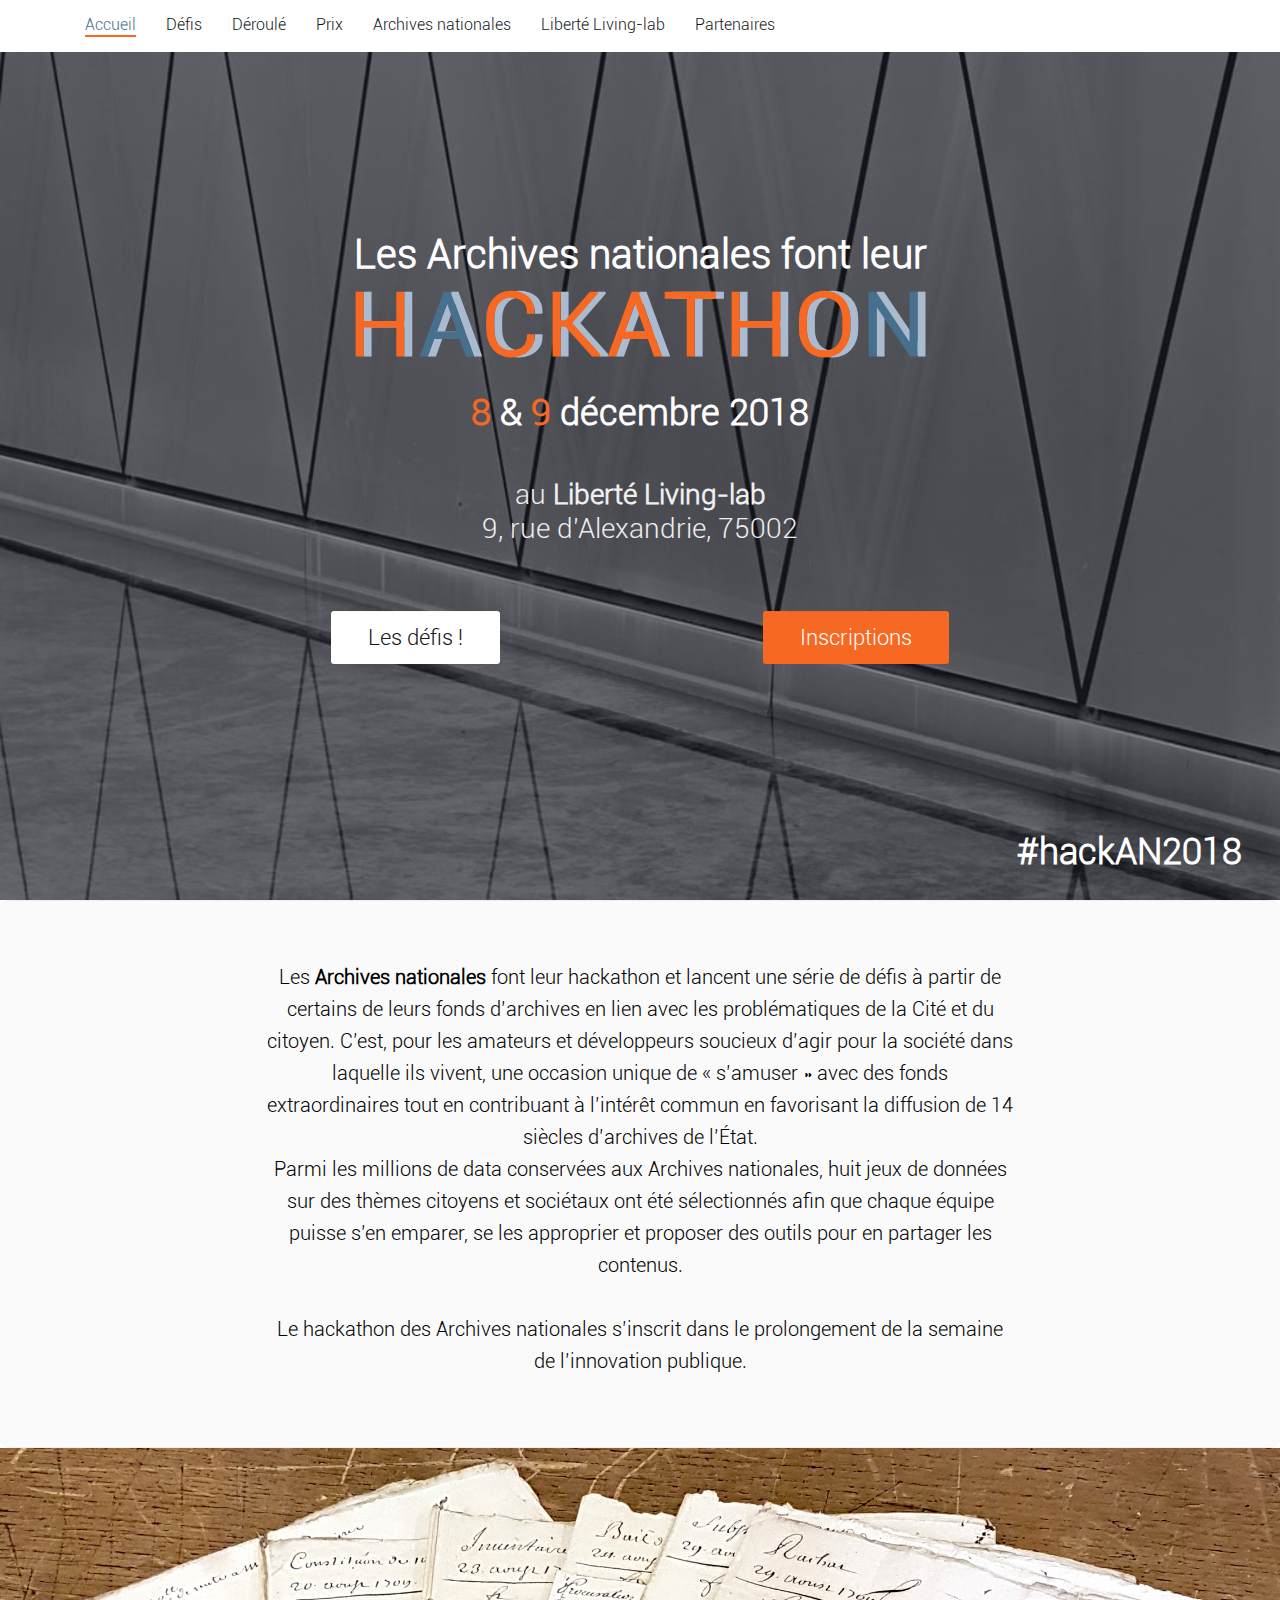
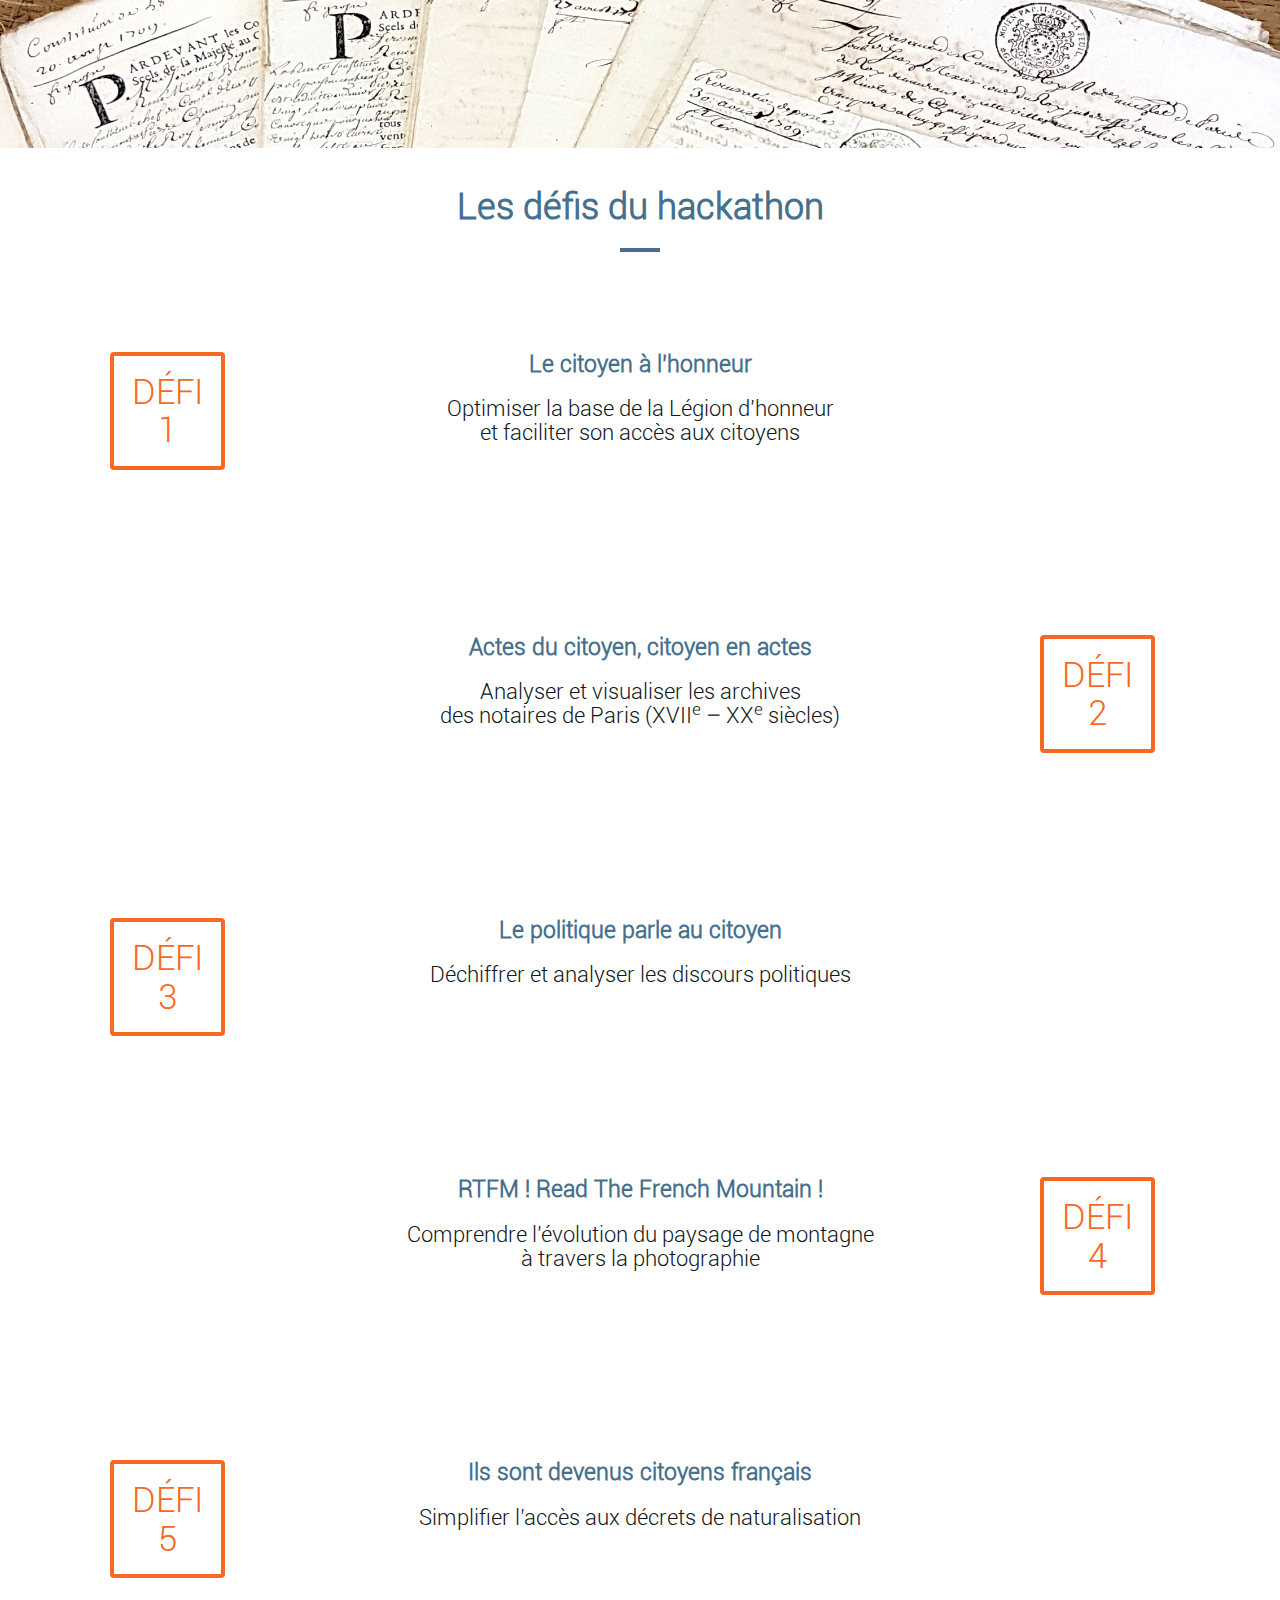
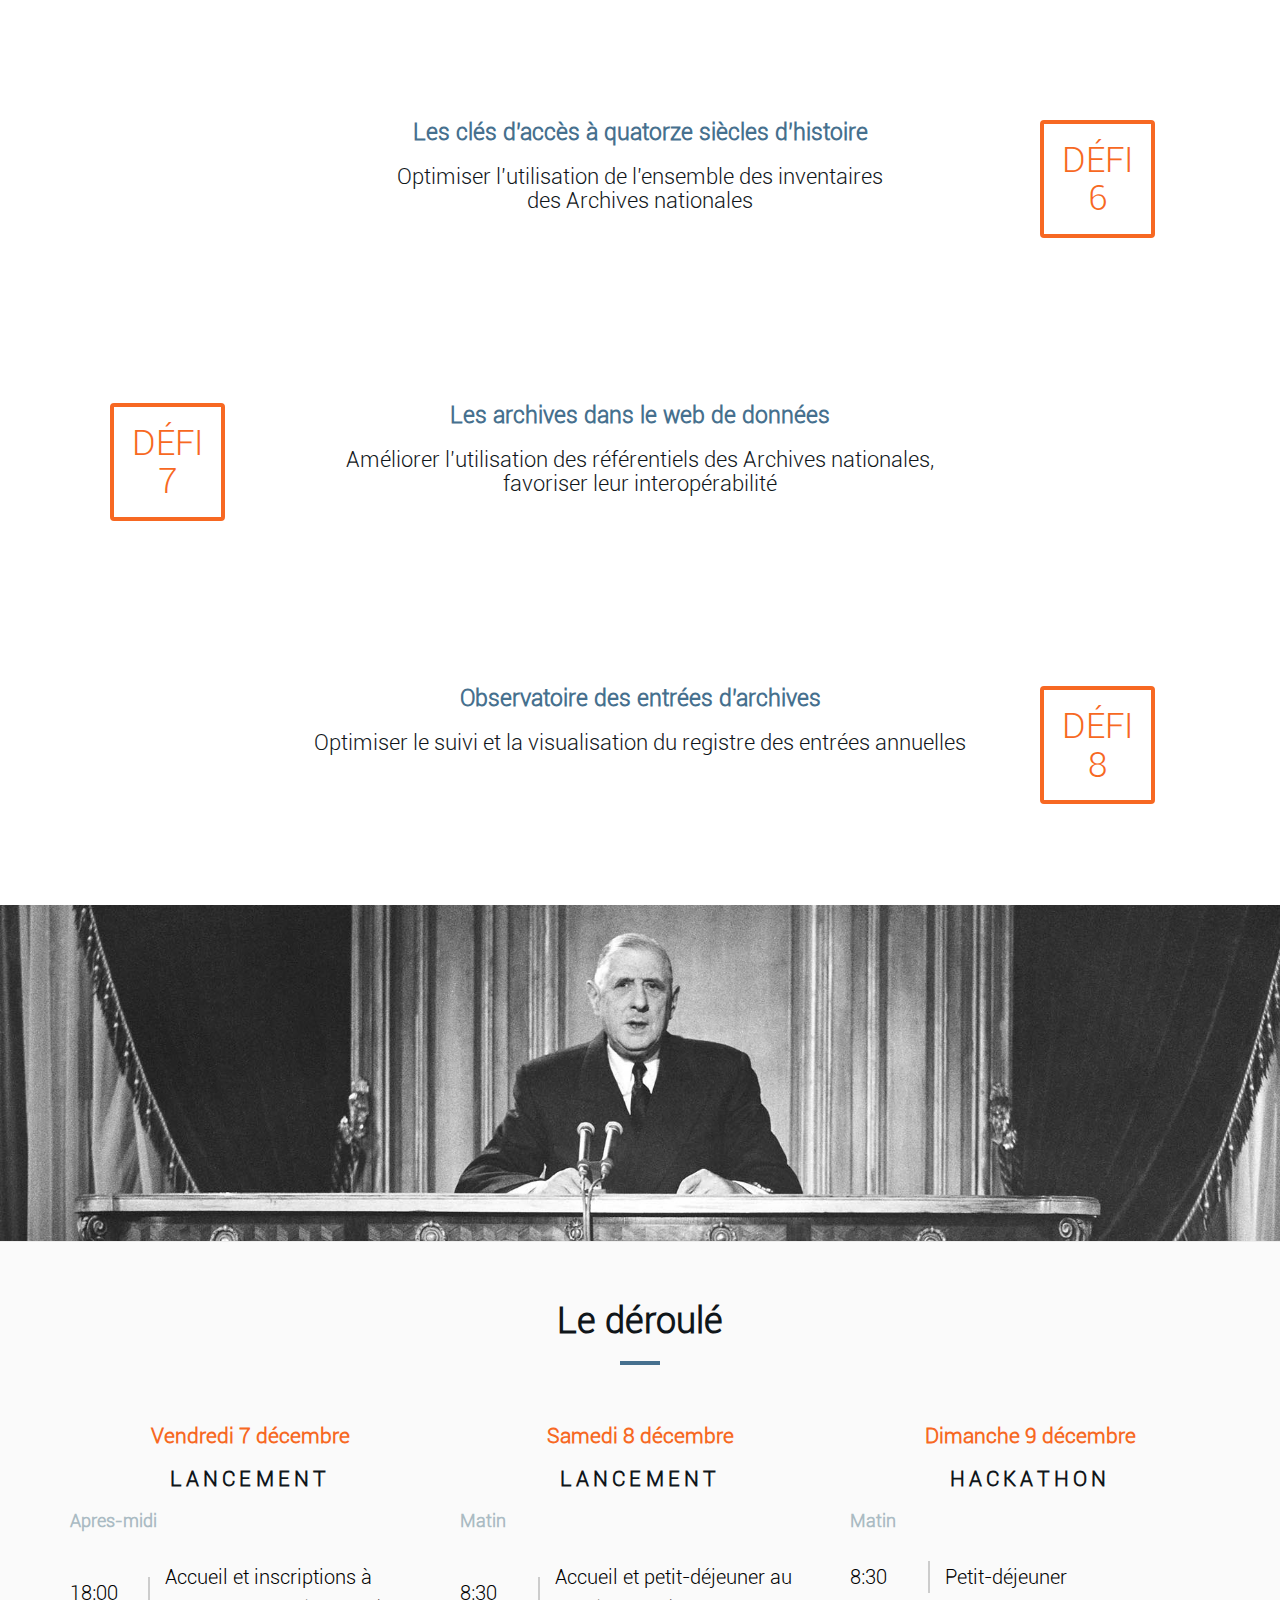
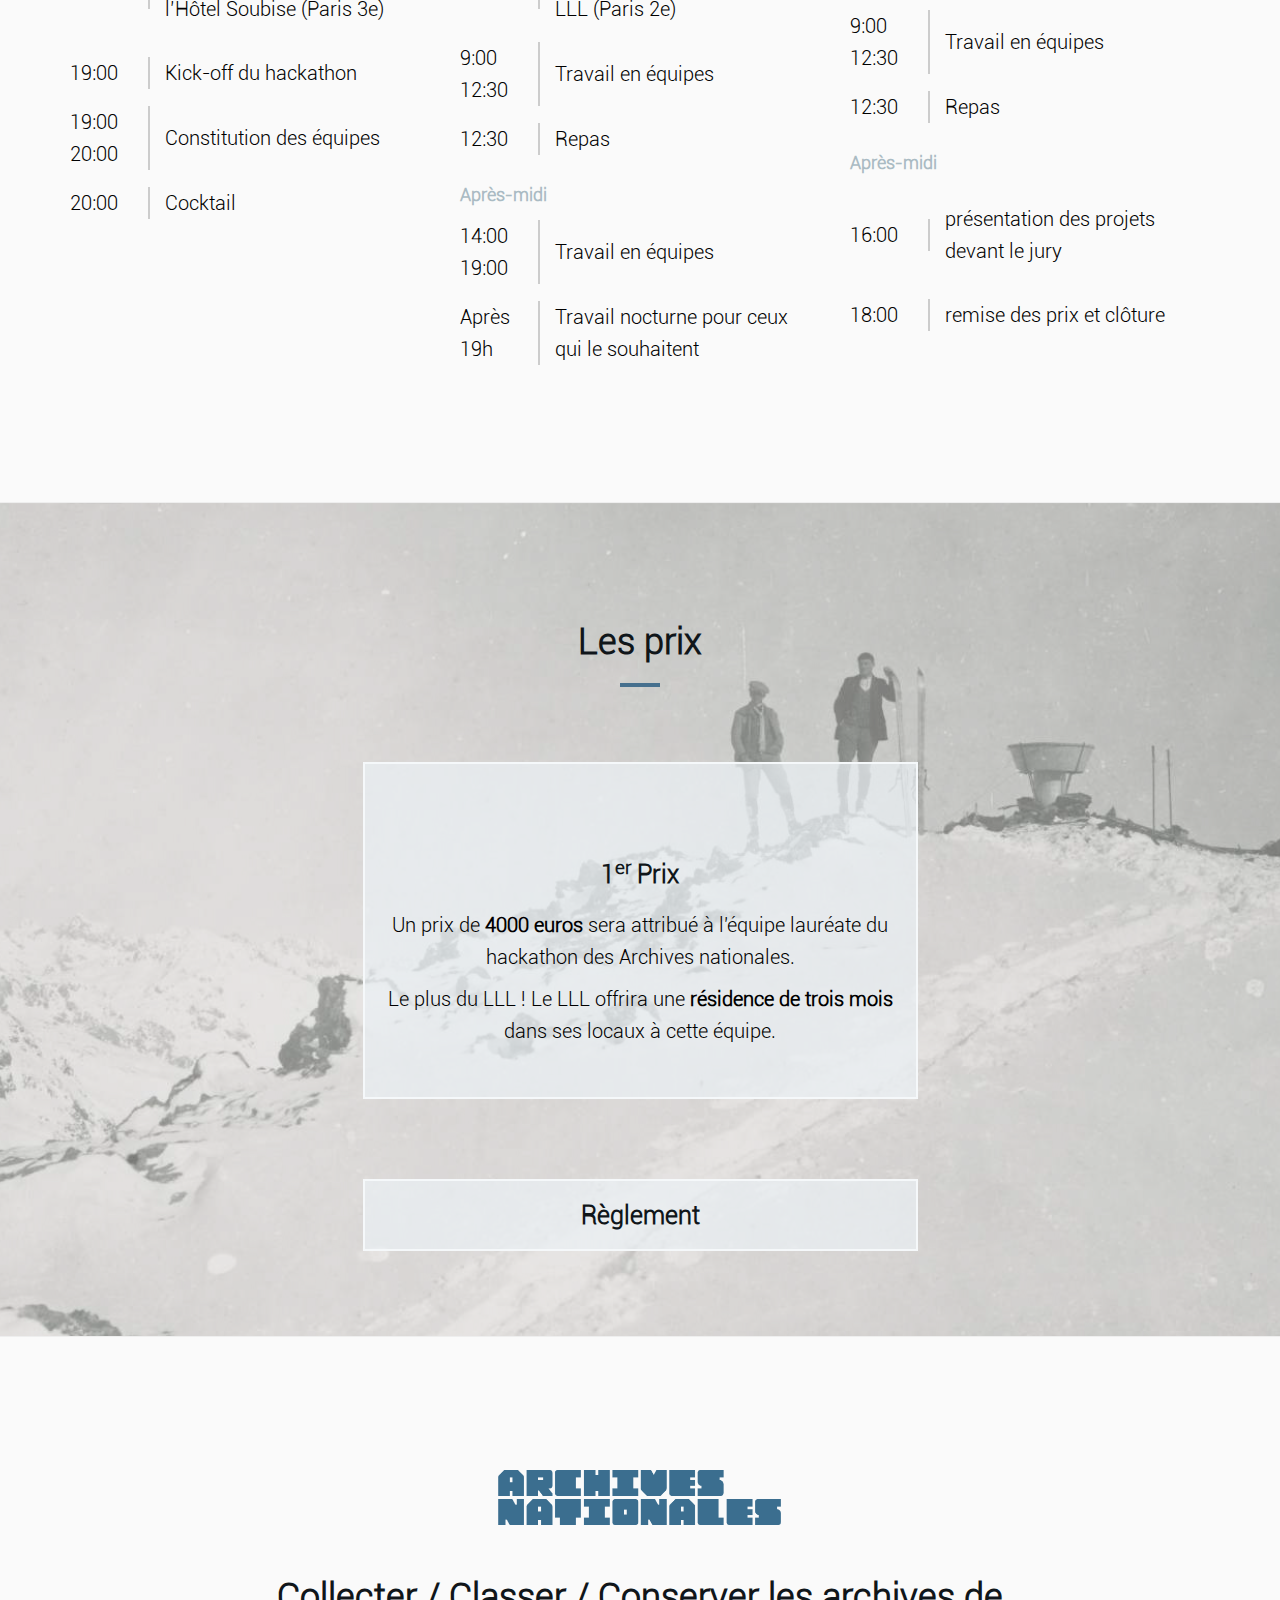
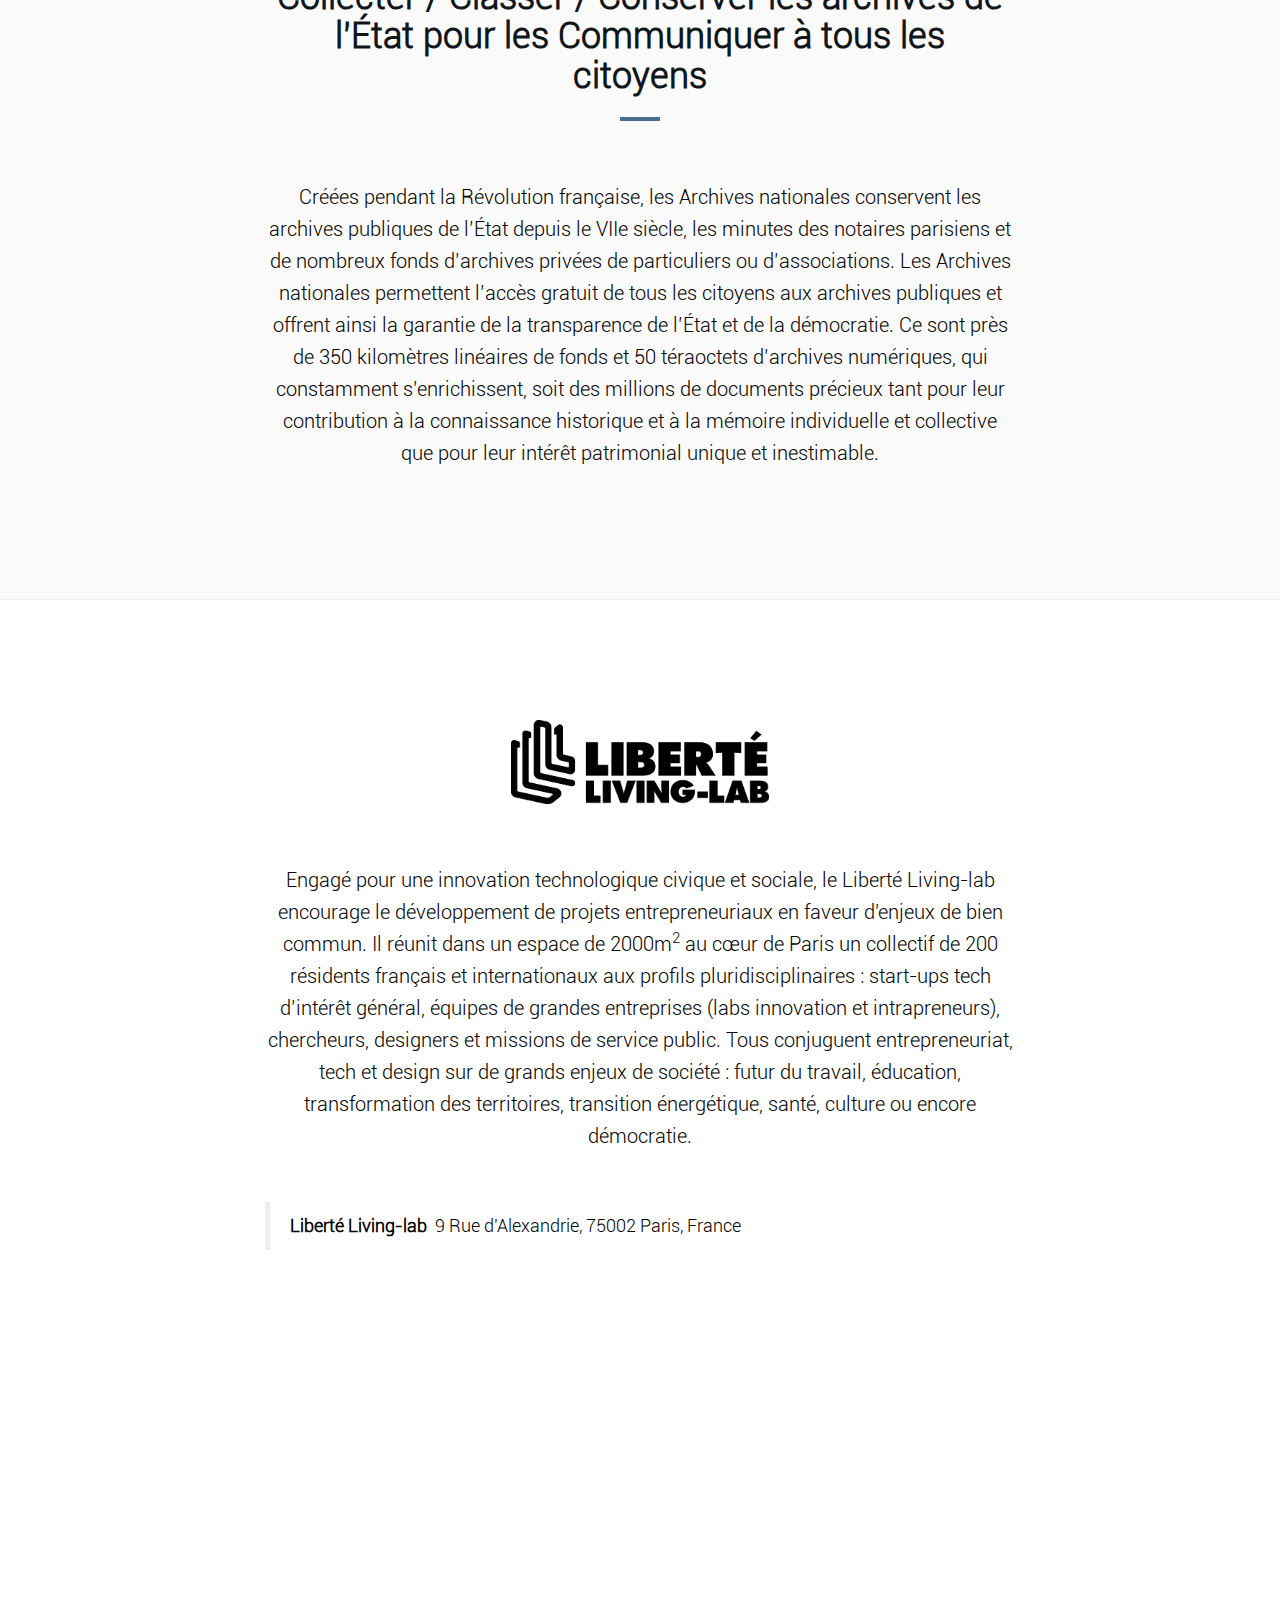
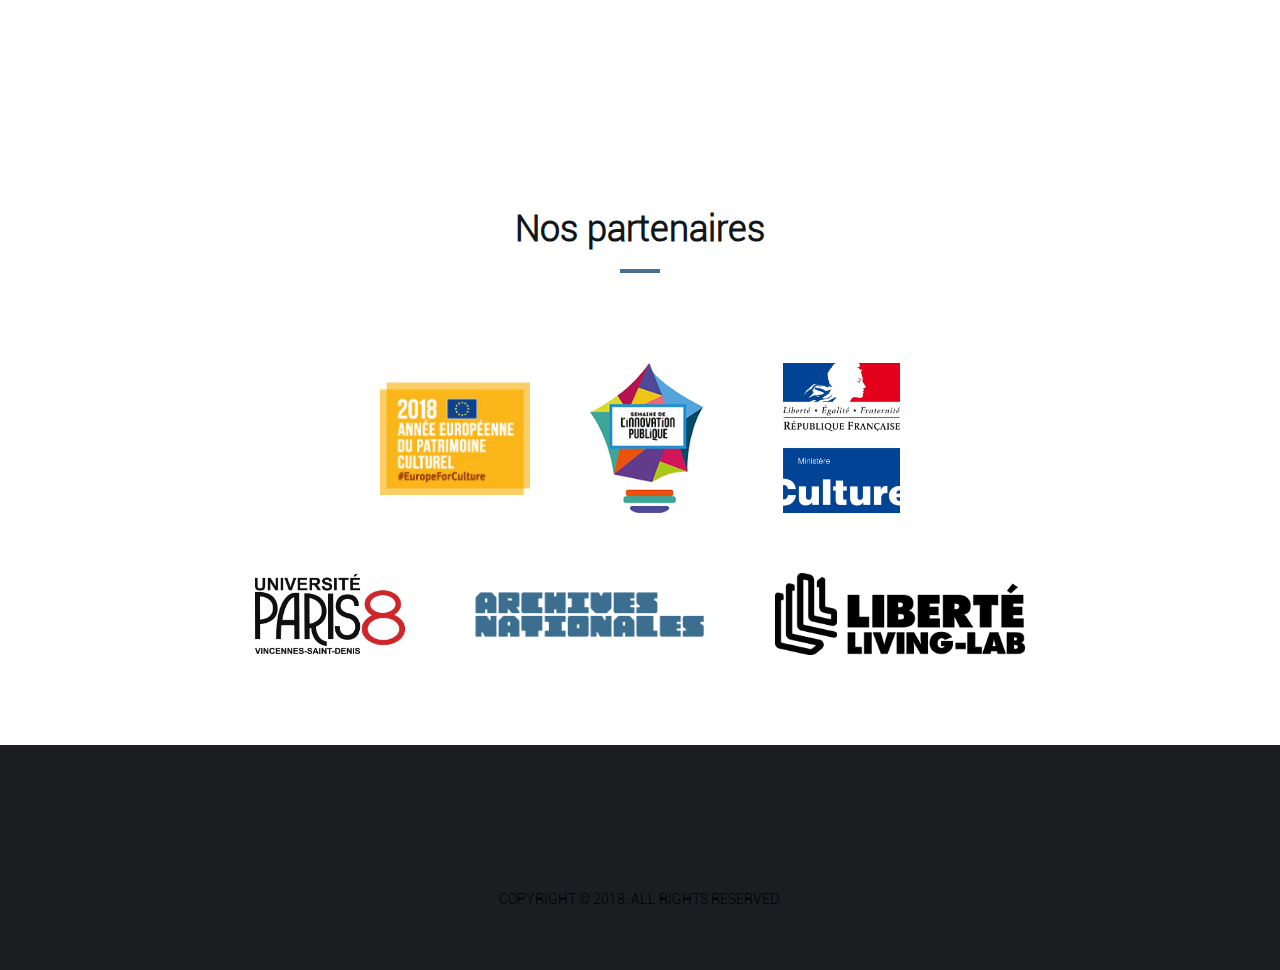
<file: new.html>
<!DOCTYPE html>
<html lang="en">

<head>
	<meta charset="utf-8">
	<meta http-equiv="X-UA-Compatible" content="IE=edge">
	<meta name="viewport" content="width=device-width, initial-scale=1">
	<!-- The above 3 meta tags *must* come first in the head; any other head content must come *after* these tags -->

	<title>Hackathon des Archives Nationales</title>

	<!-- Google font -->
	<!-- <link href="https://fonts.googleapis.com/css?family=Montserrat:400,700%7CVarela+Round" rel="stylesheet"> -->

	<!-- Bootstrap -->
	<link type="text/css" rel="stylesheet" href="css/bootstrap.min.css" />

	<!-- Owl Carousel -->
	<link type="text/css" rel="stylesheet" href="css/owl.carousel.css" />
	<link type="text/css" rel="stylesheet" href="css/owl.theme.default.css" />

	<!-- Magnific Popup -->
	<link type="text/css" rel="stylesheet" href="css/magnific-popup.css" />

	<!-- Font Awesome Icon -->
	<link rel="stylesheet" href="css/font-awesome.min.css">

	<!-- Custom stlylesheet -->
	<link type="text/css" rel="stylesheet" href="css/style.css" />

	<!-- HTML5 shim and Respond.js for IE8 support of HTML5 elements and media queries -->
	<!-- WARNING: Respond.js doesn't work if you view the page via file:// -->
	<!--[if lt IE 9]>
		<script src="https://oss.maxcdn.com/html5shiv/3.7.3/html5shiv.min.js"></script>
		<script src="https://oss.maxcdn.com/respond/1.4.2/respond.min.js"></script>
	<![endif]-->

	<link rel="stylesheet" href="https://use.fontawesome.com/releases/v5.3.1/css/all.css" integrity="sha384-mzrmE5qonljUremFsqc01SB46JvROS7bZs3IO2EmfFsd15uHvIt+Y8vEf7N7fWAU" crossorigin="anonymous">
</head>

<body>
	<!-- Header -->
	<header id="home">
		<div class="bg-img" style="background-image: url('./img/background22.jpg');">
			<div class="overlay"></div>
			<h2 class='my-grey' id='hashtag'>
				#hackAN2018
			</h2>
		</div>

		<nav id="nav" class="navbar nav-transparent">
			<div class="container">
				<div class="navbar-header">
					<div class="nav-collapse">
						<span></span>
					</div>
				</div>

				<ul class="main-nav nav navbar-nav navbar-left">
					<li><a href="#home">Accueil</a></li>
					<li><a href="#defis">Défis</a></li>
					<li><a href="#deroule">Déroulé</a></li>
					<li><a href="#prix">Prix</a></li>
					<li><a href="#archivesnationales">Archives nationales</a></li>
					<li><a href="#lll">Liberté Living-lab</a></li>
					<li><a href="#partenaires">Partenaires</a></li>
					<!-- <li class="has-dropdown"><a href="#blog">Blog</a>
						<ul class="dropdown">
							<li><a href="blog-single.html">blog post</a></li>
						</ul>
					</li> -->
				</ul>

				<ul class="main-nav nav navbar-nav navbar-right">
					<li><a class="small-btn" href="https://libertlivinglab.typeform.com/to/pXBd1w">Inscriptions</a></li>
				</ul>
			</div>
		</nav>

		<div class="home-wrapper">
			<div class="container">

				<div class="row">
					<div class="col-md-12 col-md-offset-0 col-sm-10 col-sm-offset-1">
						<div class="home-content" id="head_title">
							<h1 class="white-text" id='main-title'>
								Les Archives nationales font leur<br>
								<span>H<em>A</em>CKATHO<em>N</em></span>
							</h1>
							<!-- <div style="height: 55vh">
							</div> -->
							<h2 id='head-date' class="my-grey">
								<span class="my-orange">8</span> & <span class="my-orange">9</span> décembre 2018
							</h2>

							<div id='header-subtitle'>
								au <strong>Liberté Living-lab</strong>
							<br>
								9, rue d'Alexandrie, 75002
							</div>

							<div class="flex my-buttons">
								<button id='defi-btn' class="btn-lg white-btn">
									Les défis !
								</button>
								<a href="https://libertlivinglab.typeform.com/to/pXBd1w">
									<button class="main-btn btn-lg">
										Inscriptions
									</button>
								</a>
							</div>
						</div>
					</div>
				</div>

			</div>
		</div>
	</header>

	<div class="section sm-padding bg-grey row-defi">
		<div class="container">
			<div class="row">
				<div class="col-md-8 col-md-offset-2">
					<p class='text-center'>
						Les <b>Archives nationales</b> font leur hackathon et lancent une série de défis à partir de certains de leurs fonds d’archives en lien avec les
						problématiques de la Cité et du citoyen. C’est, pour les amateurs et développeurs soucieux d’agir pour la société dans laquelle ils vivent,
						une occasion unique de «&nbsp;s’amuser&nbsp;» avec des fonds extraordinaires tout en contribuant à l’intérêt commun en favorisant la diffusion de 14
						siècles d’archives de l’État.<br />
						Parmi les millions de data conservées aux Archives nationales, huit jeux de données sur des thèmes citoyens et sociétaux ont été sélectionnés
						afin que chaque équipe puisse s’en emparer, se les approprier et proposer des outils pour en partager les contenus.<br /><br />

						Le hackathon des Archives nationales s’inscrit dans le prolongement de la semaine de l’innovation publique.
					</p>
				</div>
			</div>
		</div>
	</div>

	<div id="defis" class="section">
		<div id="defi-header">
			<img src="img/visuels/large_docs.jpg" />
		</div>
		<div class="container">
			<div>
				<div class="section-header text-center">
					<h2 class="title">Les défis du hackathon</h2>
				</div>
			</div>
			<div class="row row-mb text-justify row-defi">
				<div class="defi-number"><h3><span class="defi-number-text">Défi</span><br/>1</h3></div>
				<div class="text-center">
					<h2 class="defi-title">Le citoyen à l’honneur</h2>
					<h3 class="defi-title2">
						 Optimiser la base de la Légion d’honneur<br/> et faciliter son accès aux citoyens
					</h3>
				</div>
				<h2 style="width: 100%; text-align: center;"><a class="show-more" href="#defi_all_1"><i class="fas fa-plus-circle"></i></a></h2>
				<div id="defi_all_1" class="more-text">
					<div class="col-md-offset-2 col-md-8">
						<h4 class="">Contexte</h4>
						<p>
							Instituée le 19 mai 1802 par Napoléon Bonaparte, l'ordre national de la Légion d'honneur est l'institution qui est chargée de décerner la plus haute décoration honorifique française. Elle récompense depuis ses origines les citoyens (militaires ou civils) ayant rendu des « services éminents » à la Nation.<br>

							"Léonore" est la base de données française qui répertorie les dossiers des membres de l'ordre national de la Légion d'honneur. Véritable mémoire de plus de deux siècles, elle comprend les dossiers des personnes promues depuis 1802 et décédées avant 1977. À ce jour, la base Léonore décrit 381 155 dossiers et 5 200 000 images et est organisée en un ensemble de notices et d’images.<br>

							De nombreux citoyens consultent quotidiennement ces informations. Toutefois, les Archives nationales sont aujourd’hui confrontées à un problème d’obsolescence de cet outil et de complétude des données. Les technologies utilisées pour l’application actuelle sont vieillissantes, difficilement maintenables. Pour certains dossiers, toutes les informations n’ont pas été renseignées dans la base de données (date de naissance, prénom du légionnaire etc.) et par ailleurs certaines informations visibles sur les images mériteraient de venir enrichir les notices (ex. : numéro de matricule, date de décès, métier, dates de décoration, etc.).
						</p>
					</div>

					<div class="col-md-offset-2 col-md-8">
						<h4 class='axes'>Axes de travail</h4>
						<div class="feature flex">
							<i class="fas fa-arrow-circle-right"></i>
							<p>
								Quels outils développer pour faciliter l’accès des publics et développer les usages de la base Léonore (interface proposant des modules de recherche optimisée et des outils pour améliorer l’expérience de l'utilisateur, outils de visualisation des données, etc.) ?
							</p>
						</div>
						<div class="feature flex">
							<i class="fas fa-arrow-circle-right"></i>
							<p>
								Comment améliorer et optimiser l’interopérabilité des données (avec des bases externes type Wikidata, data.bnf.fr, etc.) mais aussi avec les référentiels des Archives nationales (notamment lieux, personnes physiques) ?
							</p>
						</div>
						<div class="feature flex">
							<i class="fas fa-arrow-circle-right"></i>
							<p>
								Quels outils développer pour faciliter les alignements entre les données de Léonore et d’autres données externes ?
							</p>
						</div>
						<div class="feature flex">
							<i class="fas fa-arrow-circle-right"></i>
							<p>
								Comment enrichir les données et diversifier les informations de la base Léonore (crowdsourcing / production participative de contenus, nouveaux systèmes d’indexation, etc.) ?
							</p>
						</div>
					</div>
					<h2 class="cadre_minus"><a class="show-less" href="#defi_all_1"><i class="fas fa-minus-circle"></i></a></h2>
				</div>
			</div>

			<div class="row row-mb text-justify row-defi">
				<div class="defi-number-right"><h3><span class="defi-number-text">Défi</span><br/>2</h3></div>
				<div class="text-center">
					<h2 class="defi-title">Actes du citoyen, citoyen en actes</h2>
					<h3 class="defi-title2">
						Analyser et visualiser les archives<br />des notaires de Paris (XVII<sup>e</sup> – XX<sup>e</sup> siècles)
					</h3>
				</div>
				<h2 style="width: 100%; text-align: center;"><a class="show-more" href="#defi_all_2"><i class="fas fa-plus-circle"></i></a></h2>
				<div id="defi_all_2" class="more-text">
					<div class="col-md-offset-2 col-md-8">
						<h4 class="">Contexte</h4>
						<p>
							Nombreux sont les événements fondamentaux qui surviennent dans la vie d’un citoyen et dont on garde une trace chez les notaires : contrats de mariage, actes de notoriété, testaments, inventaires après décès, baux, contrats d’apprentissage, achats de biens immobiliers… Le notaire est un témoin privilégié de la société ; son rôle est d’expliciter et de mettre par écrit les actes du citoyen, dont il garde dans ses archives l’original : la minute.<br>
							Les Archives nationales conservent les minutes des notaires parisiens depuis l’origine (XV<sup>e</sup> siècle). Pour certains notaires, les actes ont été entièrement analysés, donnant lieu à des notices homogènes, riches d’informations (nom des clients, origine géographique, profession, type d’acte, informations topographiques parisiennes...).<br>
							Ce jeu de données détaillant les minutes de quelques notaires ayant exercé entre le XVII<sup>e</sup> et le début du XX<sup>e</sup> siècle permet d’aborder de façon exhaustive l’ensemble des activités pour lesquelles une étude notariale parisienne était sollicitée.
							Ces informations, exprimées de façon sérielle, mériteraient d’être présentées et analysées pour en saisir toute la richesse.<br>
							Par ailleurs, les minutes de notaires font l’objet de très nombreuses demandes de copies. Un service administratif en ligne serait nécessaire, destiné à guider efficacement l’usager,depuis la formalisation de sa requête jusqu’à la mise à disposition de la reproduction numérique qu’il souhaite.
						</p>
					</div>

					<div class="col-md-offset-2 col-md-8">
						<h4 class='axes'>Axes de travail</h4>
						<div class="feature flex">
							<i class="fas fa-arrow-circle-right"></i>
							<p>
								Comment visualiser les données des actes notariés (analyse statistique de l’activité du notaire - restitutions chronologiques et thématiques -, cartographie des clients du notaire, aire d’influence du notaire…), afin d’en tirer des enseignements d’ordre économique, social ou sociologique et de renouveler la connaissance de la société parisienne ?
							</p>
						</div>
						<div class="feature flex">
							<i class="fas fa-arrow-circle-right"></i>
							<p>
								Peut-on lier les données des Archives nationales avec des ressources externes, par exemple des référentiels issus du monde des notaires, les bottins, etc. ?
							</p>
						</div>
						<div class="feature flex">
							<i class="fas fa-arrow-circle-right"></i>
							<p>
								Quels outils de reconnaissance d’entités nommées développer pour identifier les personnes mentionnées dans les actes ?
							</p>
						</div>
						<div class="feature flex">
							<i class="fas fa-arrow-circle-right"></i>
							<p>
								Quel service en ligne proposer pour la reproduction à la demande des actes notariés ?
							</p>
						</div>
					</div>
					<h2 class="cadre_minus"><a class="show-less" href="#defi_all_2"><i class="fas fa-minus-circle"></i></a></h2>
				</div>
			</div>

			<div class="row row-mb text-justify row-defi">
				<div class="defi-number"><h3><span class="defi-number-text">Défi</span><br/>3</h3></div>
				<div class="text-center">
					<h2 class="defi-title">Le politique parle au citoyen</h2>
					<h3 class="defi-title2">
						Déchiffrer et analyser les discours politiques
					</h3>
				</div>
				<h2 style="width: 100%; text-align: center;"><a class="show-more" href="#defi_all_3"><i class="fas fa-plus-circle"></i></a></h2>
				<div id="defi_all_3" class="more-text">
					<div class="col-md-offset-2 col-md-8">
						<h4 class="">Contexte</h4>
						<p>
							Les personnalités politiques construisent des relations directes avec les citoyens : les discours qu’elles prononcent à de nombreuses occasions et les reportages photographiques réalisés lors des déplacements officiels ou des réceptions protocolaires attestent de leurs contacts avec la population.<br>
							Grâce à ces documents, on peut reconstituer les voyages des personnalités politiques contemporaines, mesurer la fréquence de leurs déplacements, déterminer les zones géographiques qu’elles visitent le plus souvent, déterminer les activités protocolaires récurrentes et incontournables, analyser les thèmes qu’elles abordent et la façon dont elles s’adressent aux citoyens, reconstituer leur entourage, comprendre, en somme, comment fonctionne la politique.<br>
							Ce défi rassemble un jeu de données issus des discours de deux hommes politiques, dont certains n’ont jamais été publiés : ceux du général de Gaulle, prononcés entre 1946 et 1969, et ceux de Michel Rocard, durant la période où il fut Premier Ministre (1988-1991). Il contient également des photoreportages, certains étant directement en lien avec les discours.<br>
							De multiples usages sont possibles autour de l’exploitation de ces données, notamment comprendre et déchiffrer le discours de ces deux hommes politiques et les restituer sur une interface innovante.
						</p>
					</div>

					<div class="col-md-offset-2 col-md-8">
						<h4 class='axes'>Axes de travail</h4>
						<div class="feature flex">
							<i class="fas fa-arrow-circle-right"></i>
							<p>
								Quels outils utiliser pour décrypter les discours politiques et renouveler leur analyse sémantique à travers l’exploitation statistique des lemmes (text mining) ?
							</p>
						</div>
						<div class="feature flex">
							<i class="fas fa-arrow-circle-right"></i>
							<p>
								Quelles interfaces de navigation proposer permettant de marier dans un seul outil de visualisation discours et photographies, et de parcourir les données, par le fil de la chronologie et par la cartographie des déplacements ?
							</p>
						</div>
						<div class="feature flex">
							<i class="fas fa-arrow-circle-right"></i>
							<p>
								Quelles associations établir entre les discours et les reportages photographiques ?
							</p>
						</div>
						<div class="feature flex">
							<i class="fas fa-arrow-circle-right"></i>
							<p>
								Comment enrichir les reportages photographiques en permettant l’identification automatisée des visages et leur annotation par le public (crowdsourcing) ?
							</p>
						</div>
					</div>
					<h2 class="cadre_minus"><a class="show-less" href="#defi_all_3"><i class="fas fa-minus-circle"></i></a></h2>
				</div>
			</div>

			<div class="row row-mb text-justify row-defi">
				<div class="defi-number-right"><h3><span class="defi-number-text">Défi</span><br/>4</h3></div>
				<div class="text-center">
					<h2 class="defi-title">RTFM ! Read The French Mountain !</h2>
					<h3 class="defi-title2">
						Comprendre l’évolution du paysage de montagne<br/> à travers la photographie
					</h3>
				</div>
				<h2 style="width: 100%; text-align: center;"><a class="show-more" href="#defi_all_4"><i class="fas fa-plus-circle"></i></a></h2>
				<div id="defi_all_4" class="more-text">
					<div class="col-md-offset-2 col-md-8">
						<h4 class="">Contexte</h4>
						<p>
							Au XIX<sup>e</sup> siècle, les montagnes ont subi d’importantes catastrophes naturelles, et l’État français, conscient de la dégradation importante du paysage, élabore à partir des années 1860 une politique visant à protéger, restaurer et conserver cet environnement naturel : c’est l’objet du service de la restauration des terrains de montagne (RTM).<br>
							Les ingénieurs responsables des travaux de reboisement et d’aménagement prennent dès cette époque-là de nombreux clichés, pour alerter le public sur la dégradation du paysage et présenter leurs travaux. Minutieusement documentés, ces clichés photographiques constituent une source de premier plan pour découvrir sur un siècle l’évolution du paysage des montagnes, la vie quotidienne de leurs habitants, mais aussi l’action de l’homme sur l’environnement et la nécessité de le protéger.<br>
							Les Archives nationales souhaitent mieux faire connaître et partager ce fonds photographique à la richesse insoupçonnée afin de contribuer à la connaissance et à la protection de cet environnement fragile.
						</p>
					</div>

					<div class="col-md-offset-2 col-md-8">
						<h4 class='axes'>Axes de travail</h4>
						<div class="feature flex">
							<i class="fas fa-arrow-circle-right"></i>
							<p>
								Comment faire revivre l’exceptionnel fonds photographique de la restauration des terrains de montagne? Quelles applications imaginer pour que chacun, notamment les amoureux de la nature, puisse découvrir ces images, comparer le paysage ancien avec l’actuel et s’approprier l’histoire de l’environnement ?
							</p>
						</div>
						<div class="feature flex">
							<i class="fas fa-arrow-circle-right"></i>
							<p>
								Comment relier ces images aux référentiels géographiques ? (liens avec le référentiel des lieux des Archives nationales, cartographie, etc.)
							</p>
						</div>
						<div class="feature flex">
							<i class="fas fa-arrow-circle-right"></i>
							<p>
								Comment connecter les clichés avec des ressources externes (vocabulaires, bases d’images, etc.) ?
							</p>
						</div>
						<div class="feature flex">
							<i class="fas fa-arrow-circle-right"></i>
							<p>
								Comment le public peut-il enrichir les données et réutiliser les contenus ?
							</p>
						</div>
					</div>
					<h2 class="cadre_minus"><a class="show-less" href="#defi_all_4"><i class="fas fa-minus-circle"></i></a></h2>
				</div>
			</div>

			<div class="row row-mb text-justify row-defi">
				<div class="defi-number"><h3><span class="defi-number-text">Défi</span><br/>5</h3></div>
				<div class="text-center">
					<h2 class="defi-title">Ils sont devenus citoyens français</h2>
					<h3 class="defi-title2">
						Simplifier l’accès aux décrets de naturalisation
					</h3>
				</div>
				<h2 style="width: 100%; text-align: center;"><a class="show-more" href="#defi_all_5"><i class="fas fa-plus-circle"></i></a></h2>
				<div id="defi_all_5" class="more-text">
					<div class="col-md-offset-2 col-md-8">
						<h4 class="">Contexte</h4>
						<p>
							À partir de 1809, l’attribution de la nationalité française est prononcée par un décret de naturalisation. Les décrets de naturalisation font partie des documents les plus demandés aux Archives nationales par le public, qu’il s’agisse de retracer le parcours d’un individu, de reconstituer l’histoire familiale, d’étudier l’histoire des migrations en France, ou tout simplement pour justifier sa nationalité française.<br>
							La recherche d’un décret de naturalisation demeure néanmoins très complexe, pour l’usager comme pour les Archives nationales, en raison des spécificités liées à la situation des individus et des modalités d’attribution de la citoyenneté. Pour retrouver le dossier d’une personne, il faut suivre un parcours de recherche difficile au moyen de divers inventaires plus ou moins détaillés.<br>
							Un service administratif en ligne, destiné à guider efficacement le public, serait nécessaire pour la recherche d'un décret de naturalisation. De même, les outils de recherche pourraient être enrichis en trouvant le moyen de récupérer des informations écrites sous forme manuscrite dans les dossiers de naturalisation.
						</p>
					</div>

					<div class="col-md-offset-2 col-md-8">
						<h4 class='axes'>Axes de travail</h4>
						<div class="feature flex">
							<i class="fas fa-arrow-circle-right"></i>
							<p>
								Comment développer un service administratif en ligne performant pour guider le public dans des démarches de recherche complexes ?
							</p>
						</div>
						<div class="feature flex">
							<i class="fas fa-arrow-circle-right"></i>
							<p>
								Comment enrichir les métadonnées d’identification des individus à partir d’informations manuscrites contenues dans leurs dossiers ?
							</p>
						</div>
						<div class="feature flex">
							<i class="fas fa-arrow-circle-right"></i>
							<p>
								Comment relier certaines données (profession, lieu de naissance, etc.) aux référentiels des Archives nationales ?
							</p>
						</div>
						<div class="feature flex">
							<i class="fas fa-arrow-circle-right"></i>
							<p>
								Comment tirer des enseignements des données sociologiques et géographiques à l’aide d’outils statistiques ?
							</p>
						</div>
					</div>
					<h2 class="cadre_minus"><a class="show-less" href="#defi_all_5"><i class="fas fa-minus-circle"></i></a></h2>
				</div>
			</div>

			<div class="row row-mb text-justify row-defi">
				<div class="defi-number-right"><h3><span class="defi-number-text">Défi</span><br/>6</h3></div>
				<div class="text-center">
					<h2 class="defi-title">Les clés d’accès à quatorze siècles d’histoire</h2>
					<h3 class="defi-title2">
						Optimiser l’utilisation de l’ensemble des inventaires<br /> des Archives nationales
					</h3>
				</div>
				<h2 style="width: 100%; text-align: center;"><a class="show-more" href="#defi_all_6"><i class="fas fa-plus-circle"></i></a></h2>
				<div id="defi_all_6" class="more-text">
					<div class="col-md-offset-2 col-md-8">
						<h4 class="">Contexte</h4>
						<p>
							Les Archives nationales diffusent en ligne sur leur salle des inventaires virtuelle des milliers de notices décrivant les archives conservées par l'institution : archives publiques provenant des administrations centrales de l'État, archives des notaires de Paris et fonds privés d'intérêt national.<br>
							Ces archives sont, pour une faible partie, numérisées et directement accessibles en ligne (près de 8 millions d'images numérisées).
						</p>
					</div>

					<div class="col-md-offset-2 col-md-8">
						<h4 class='axes'>Axes de travail</h4>
						<div class="feature flex">
							<i class="fas fa-arrow-circle-right"></i>
							<p>
								Quels outils développer pour reconnaître des entités nommées (patronymes, noms de lieux, organisations, etc.) ?
							</p>
						</div>
						<div class="feature flex">
							<i class="fas fa-arrow-circle-right"></i>
							<p>
								Comment les associer aux référentiels des Archives nationales ?
							</p>
						</div>
						<div class="feature flex">
							<i class="fas fa-arrow-circle-right"></i>
							<p>
								Comment exploiter les métadonnées pour proposer d’autres modalités de présentation et de recherche des ressources des Archives nationales ?
							</p>
						</div>
					</div>
					<h2 class="cadre_minus"><a class="show-less" href="#defi_all_6"><i class="fas fa-minus-circle"></i></a></h2>
				</div>
			</div>

			<div class="row row-mb text-justify row-defi">
				<div class="defi-number"><h3><span class="defi-number-text">Défi</span><br/>7</h3></div>
				<div class="text-center">
					<h2 class="defi-title">Les archives dans le web de données</h2>
					<h3 class="defi-title2">
						Améliorer l’utilisation des référentiels des Archives nationales,<br/> favoriser leur interopérabilité
					</h3>
				</div>
				<h2 style="width: 100%; text-align: center;"><a class="show-more" href="#defi_all_7"><i class="fas fa-plus-circle"></i></a></h2>
				<div id="defi_all_7" class="more-text">
					<div class="col-md-offset-2 col-md-8">
						<h4 class="">Contexte</h4>
						<p>
							Les Archives nationales utilisent actuellement une vingtaine de référentiels pour indexer le contenu de leurs inventaires et décrire les entités (personnes, familles et collectivités) qui ont produit les fonds d’archives qu’elles conservent (référentiel des organismes producteurs des archives, des lieux, des personnes physiques et morales, des activités (métiers), des fonctions, etc.).<br>
							Ils contribuent à faciliter les recherches des utilisateurs au sein de la salle des inventaires virtuelle des Archives nationales. Les notices qu’ils contiennent constituent potentiellement autant de ponts entre les métadonnées produites par les Archives nationales et les métadonnées d’autres institutions.
							En cours d’enrichissement et d’évolution technique et fonctionnelle, ils permettent aux archivistes de normaliser leur travail d’indexation et en particulier de construire une base de connaissances sur le contexte d’origine des archives.<br>
							Cependant, les référentiels sont encore sous-utilisés par les archivistes et les utilisateurs finaux.
						</p>
					</div>

					<div class="col-md-offset-2 col-md-8">
						<h4 class='axes'>Axes de travail</h4>
						<div class="feature flex">
							<i class="fas fa-arrow-circle-right"></i>
							<p>
								Comment améliorer l’indexation des inventaires à l’aide des référentiels ?
							</p>
						</div>
						<div class="feature flex">
							<i class="fas fa-arrow-circle-right"></i>
							<p>
								Quels dispositifs de visualisation imaginer pour aider à évaluer quantitativement et qualitativement l’indexation des inventaires dans leur état actuel ?
							</p>
						</div>
						<div class="feature flex">
							<i class="fas fa-arrow-circle-right"></i>
							<p>
								Quels résultats pourrait donner un travail de liage des données des référentiels avec des bases externes de type Wikidata ?
							</p>
						</div>
						<div class="feature flex">
							<i class="fas fa-arrow-circle-right"></i>
							<p>
								Quels outils développer pour faciliter l’interopérabilité entre les référentiels des Archives nationales et des référentiels externes (data.bnf.fr, Wikidata, Geonames, etc.) ?
							</p>
						</div>
					</div>
					<h2 class="cadre_minus"><a class="show-less" href="#defi_all_7"><i class="fas fa-minus-circle"></i></a></h2>
				</div>
			</div>

			<div class="row row-mb text-justify row-defi">
				<div class="defi-number-right"><h3><span class="defi-number-text">Défi</span><br/>8</h3></div>
				<div class="text-center">
					<h2 class="defi-title">Observatoire des entrées d’archives</h2>
					<h3 class="defi-title2">
						Optimiser le suivi et la visualisation du registre des entrées annuelles
					</h3>
				</div>
				<h2 style="width: 100%; text-align: center;"><a class="show-more" href="#defi_all_8"><i class="fas fa-plus-circle"></i></a></h2>
				<div id="defi_all_8" class="more-text">
					<div class="col-md-offset-2 col-md-8">
						<h4 class="">Contexte</h4>
						<p>
							Parmi leurs missions fondamentales, les Archives nationales assurent la collecte règlementaire des documents et des données produits par les administrations centrales et les grandes structures de l’État lorsque elles n’en ont plus l’utilité immédiate. Elles accueillent aussi des archives jusque-là détenues en main privée. Chaque année, les Archives nationales établissent un bilan des entrées d’archives qu’elles ont reçues en leurs murs.<br>
							Ainsi, en 2017, ce sont plus de 4,7 kilomètres linéaires de documents sur support traditionnel (papier, photographies ou calques) et 4,7 To de documents nativement numériques qui sont entrés par la voie ordinaire des versements en provenance de la présidence de la République, des ministères et des opérateurs nationaux ou encore par dons, dépôts et achats pour les archives privées.<br>
							Le registre des entrées des Archives nationales établit la liste de ces entrées, assortie de l’identification des producteurs (administrations ministérielles, opérateurs de l’État, organismes ou personnes privés), de leur domaine d’activité, de la date des documents versés, de la nature de leur support. La visualisation et le suivi de ces entrées est un enjeu clé pour les Archives Nationales.
						</p>
					</div>

					<div class="col-md-offset-2 col-md-8">
						<h4 class='axes'>Axes de travail</h4>
						<div class="feature flex">
							<i class="fas fa-arrow-circle-right"></i>
							<p>
								Quels outils de visualisation proposer pour permettre une meilleure connaissance et un suivi optimal des entrées d’archives ?
							</p>
						</div>
						<div class="feature flex">
							<i class="fas fa-arrow-circle-right"></i>
							<p>
								Comment évaluer la collecte en visualisant sur plusieurs années les secteurs producteurs d'archives et ceux qui le sont moins ?
							</p>
						</div>
					</div>
					<h2 class="cadre_minus"><a class="show-less" href="#defi_all_8"><i class="fas fa-minus-circle"></i></a></h2>
				</div>
			</div>

		</div>
	</div>
	<div id="defi-footer">
		<img src="img/visuels2/degaulle.jpg" />
	</div>

	<div id='deroule' class="section md-padding bg-grey" style="padding-top: 60px;">
		<div class="container">
			<div class="section-header text-center">
				<h2 class="title">Le déroulé</h2>
			</div>

			<div class="row">
				<div class="col-md-4">
					<h3 class="text-center my-orange">Vendredi 7 décembre</h3>
					<h3 class="text-center schedule-title">Lancement</h3>
					<h4 class="my-grey"><b>Apres-midi</b></h4>
					<div class='schedule'>
						<div class='flex'>
							<span>18:00</span>
							<p class='text-left'>
								Accueil et inscriptions à l’Hôtel Soubise (Paris 3e)
							</p>
						</div>
						<div class='flex'>
							<span>19:00</span>
							<p class='text-left'>
								Kick-off du hackathon
							</p>
						</div>
						<div class='flex'>
							<span>19:00<br>20:00</span>
							<p class='text-left'>
								Constitution des équipes
							</p>
						</div>
						<div class='flex'>
							<span>20:00</span>
							<p class='text-left'>
								Cocktail
							</p>
						</div>
					</div>
				</div>
				<div class="col-md-4">
					<h3 class="text-center my-orange">Samedi 8 décembre</h3>
					<h3 class="text-center schedule-title">Lancement</h3>
					<h4 class="my-grey"><b>Matin</b></h4>
					<div class='schedule'>
						<div class='flex'>
							<span>8:30</span>
							<p>
								Accueil et petit-déjeuner au LLL (Paris 2e)
							</p>
						</div>
						<div class='flex'>
							<span>9:00<br>12:30</span>
							<p>
								Travail en équipes
							</p>
						</div>
						<div class='flex'>
							<span>12:30</span>
							<p>
								Repas
							</p>
						</div>
					</div>
					<h4 class="my-grey"><b>Après-midi</b></h4>
					<div class='schedule'>
						<div class='flex'>
							<span>14:00<br>19:00</span>
							<p>
								Travail en équipes
							</p>
						</div>
						<div class='flex'>
							<span>Après<br>19h</span>
							<p>
								Travail nocturne pour ceux qui le souhaitent
							</p>
						</div>
					</div>
				</div>
				<div class="col-md-4">
					<h3 class="text-center my-orange">Dimanche 9 décembre</h3>
					<h3 class="text-center schedule-title">Hackathon</h3>
					<h4 class="my-grey"><b>Matin</b></h4>
					<div class='schedule'>
						<div class='flex'>
							<span>8:30</span>
							<p>
								Petit-déjeuner
							</p>
						</div>
						<div class='flex'>
							<span>9:00<br>12:30</span>
							<p>
								Travail en équipes
							</p>
						</div>
						<div class='flex'>
							<span>12:30</span>
							<p>
								Repas
							</p>
						</div>
					</div>
					<h4 class="my-grey"><b>Après-midi</b></h4>
					<div class='schedule'>
						<div class='flex'>
							<span>16:00</span>
							<p>
								présentation des projets devant le jury
							</p>
						</div>
						<div class='flex'>
							<span>18:00</span>
							<p>
								remise des prix et clôture
							</p>
						</div>
					</div>
				</div>
			</div>
		</div>
	</div>

	<div id="prix" class="section md-padding">
		<div class="prix-img" style="background-image: url('./img/visuels2/ski_sommet_cut.jpg');">
		</div>
		<div class="container">
			<div class="row">
				<div class="section-header text-center">
					<h2 class="title">Les prix</h2>
				</div>

				<div class="col-md-offset-3 col-md-6">
					<div class="prix_about">
						<i class="fas fa-trophy"></i>
						<h2 style="font-size: 25px;">1<sup>er</sup> Prix</h2>
						<p style="font-size: 20px; font-weight: normal; color: black;">Un prix de <b>4000 euros</b> sera attribué à l'équipe lauréate du hackathon des Archives nationales.</p>
						<p style="font-size: 20px; font-weight: normal;  color: black;"> Le plus du LLL  ! Le LLL offrira une <b>résidence de trois mois</b> dans ses locaux à cette équipe.</p>
					</div>
				</div>
			</div>
			<div class="row" style="position: relative; top: 50px;">
				<div class="col-md-offset-3 col-md-6">
					<div class="prix_about" style="padding:0px; padding-top: 21px;">
						<h2 style="font-size: 25px;"><a href="reglement_hackaton.pdf" style="color: inherit;">Règlement</a></h2>
					</div>
				</div>
			</div>
		</div>
	</div>

	<div id="archivesnationales" class="section md-padding bg-grey">
		<div class="container">
			<div class="row">
				<div class="col-md-offset-2 col-md-8">
					<div class="section-header text-center">
						<div class="col-md-offset-3 col-md-6">
							<img src='./img/logos/logo-transparent-bleu.png' alt='logo partenaire' style="width:90%" />
						</div>
						<h2 class="title" style="clear: both; padding-top: 40px;">Collecter / Classer / Conserver les archives de l’État pour les Communiquer à tous les citoyens</h2>
					</div>
					<p class='text-center'>
						Créées pendant la Révolution française, les Archives nationales conservent les archives publiques de l’État depuis le VIIe siècle, les minutes des notaires parisiens et de nombreux fonds d’archives privées de particuliers ou d’associations. Les Archives nationales permettent l’accès gratuit de tous les citoyens aux archives publiques et offrent ainsi la garantie de la transparence de l’État et de la démocratie. Ce sont près de 350 kilomètres linéaires de fonds et 50 téraoctets d’archives numériques, qui constamment s’enrichissent, soit des millions de documents précieux tant pour leur contribution à la connaissance historique et à la mémoire individuelle et collective que pour leur intérêt patrimonial unique et inestimable.
					</p>
				</div>
			</div>
		</div>
	</div>

	<div id="lll" class="section md-padding">
		<div class="container">
			<div class="row">
				<div class="col-md-offset-2 col-md-8">
					<div class="section-header text-center">
						<div class="col-md-offset-3 col-md-6">
							<img src='./img/logos/LIBERTE_nom.png' alt='logo partenaire' style="width:75%" />
						</div>
						<div style="clear:both;"></div>
						<!--<h2 class="title">Liberté Living-lab</h2>-->
					</div>
					<p class='text-center'>
						Engagé pour une innovation technologique civique et sociale, le Liberté Living-lab
						encourage le développement de projets entrepreneuriaux en faveur d'enjeux de bien
						commun. Il réunit dans un espace de 2000m<sup>2</sup> au cœur de Paris un collectif
						de 200 résidents français et internationaux aux profils pluridisciplinaires :
						start-ups tech d’intérêt général, équipes de grandes entreprises (labs innovation
						et intrapreneurs), chercheurs, designers et missions de service public. Tous
						conjuguent entrepreneuriat, tech et design sur de grands enjeux de société :
						futur du travail, éducation, transformation des territoires, transition énergétique,
						santé, culture ou encore démocratie.
					</p>
					<blockquote style="position:relative; top: 40px;"><b>Liberté Living-lab</b>&nbsp; 9 Rue d'Alexandrie, 75002 Paris, France</blockquote>
				</div>
			</div>
		</div>
	</div>

	<iframe scrolling="no" style="position: relative; background: white;" title="Google Maps" aria-label="Google Maps" src="https://static.parastorage.com/services/santa/1.4664.27/static/external/googleMap.html?language=fr&amp;lat=48.8679657&amp;long=2.3506485999999995&amp;address=9 Rue d'Alexandrie, 75002 Paris, France&amp;addressInfo=Liberté Living Lab, 9 Rue d'Alexandrie, 75002 Paris&amp;showZoom=true&amp;showStreetView=false&amp;showMapType=false" width="100%" height="400px" frameborder="0"></iframe>

	<div id="partenaires" class="section sm-padding">
		<div class="container">
			<div class="section-header text-center">
				<h2 class="title">Nos partenaires</h2>
			</div>
			<div class="row flex sponsors center">
				<div>
					<img src='./img/logos/annee-europ-pat-culturel.jpg' alt='logo partenaire' />
				</div>
				<div>
					<img src='./img/logos/logo-semaine-inov-num.png' alt='logo partenaire' />
				</div>
				<div style="padding-left: 20px;">
					<img src='./img/logos/ministere_culture.jpg' alt='logo partenaire' />
				</div>
			</div>
			<div class="row flex sponsors center">
				<div>
					<img src='./img/logos/logop8-3.jpg' alt='logo partenaire' />
				</div>
				<div>
					<img src='./img/logos/logo-transparent-bleu.png' alt='logo partenaire' class="flat" />
				</div>
				<div>
					<img src='./img/logos/LIBERTE_nom.png' alt='logo partenaire' class="flat" />
				</div>
			</div>
		</div>
	</div>

	<!-- Footer -->
	<footer id="footer" class="sm-padding bg-dark">

		<!-- Container -->
		<div class="container">

			<!-- Row -->
			<div class="row">

				<div class="col-md-12">
					<!-- footer follow -->
					<ul class="footer-follow">
						<li><a href="https://facebook.com/Archives.nationales.France"><i class="fab fa-facebook"></i></a></li>
						<li><a href="https://twitter.com/ArchivesnatFr"><i class="fab fa-twitter"></i></a></li>
						<li><a href="http://www.archives-nationales.culture.gouv.fr/"><i class="fas fa-globe"></i></a></li>
						<li><a href="https://www.instagram.com/archivesnatfr/"><i class="fab fa-instagram"></i></a></li>
						<li><a href="https://www.youtube.com/user/ArchivesNationalesfr"><i class="fab fa-youtube"></i></a></li>
					</ul>
					<!-- /footer follow -->

					<!-- footer copyright -->
					<div class="footer-copyright">
						<p>Copyright © 2018. All Rights Reserved.</p>
					</div>
					<!-- /footer copyright -->

				</div>

			</div>
			<!-- /Row -->

		</div>
		<!-- /Container -->

	</footer>
	<!-- /Footer -->

	<!-- Back to top -->
	<div id="back-to-top"></div>
	<!-- /Back to top -->

	<!-- Preloader -->
	<div id="preloader">
		<div class="preloader">
			<span></span>
			<span></span>
			<span></span>
			<span></span>
		</div>
	</div>
	<!-- /Preloader -->

	<!-- jQuery Plugins -->
	<script type="text/javascript" src="js/jquery.min.js"></script>
	<script type="text/javascript" src="js/bootstrap.min.js"></script>
	<script type="text/javascript" src="js/owl.carousel.min.js"></script>
	<script type="text/javascript" src="js/jquery.magnific-popup.js"></script>
	<script type="text/javascript" src="js/main.js"></script>
	<script>
		$('.show-more').on('click', function(e){
			e.preventDefault();
			var id = $(this).attr('href')
			$(this).hide();
			$('.show-less[href="'+id+'"]').show();
			$(id).fadeIn();
		})
		$('.show-less').on('click', function(e){
			e.preventDefault();
			var id = $(this).attr('href')
			$(this).hide();
			$('.show-more[href="'+id+'"]').show();
			$(id).slideUp();
		})

		$(document).ready(function() {
		    var title = $('#head_title');
		    var height = screen.height;
				$(window).scroll(function () {
            if ($(this).scrollTop() > height) {
                title.fadeOut();
            } else {
                title.fadeIn();
            }
        });
				if ($(this).scrollTop() < height) {
						title.fadeIn();
				}
		});
	</script>

</body>

</html>
</file>
<file: css/style.css>
/*
Theme Name:
Author: yaminncco

Colors:
	Body 		  : #868F9B
	Headers 	: #10161A
	Primary 	: #6195FF
	Dark      : #FCFCFF
	Grey 		  : #F4F4F4 #FAFAFA #EEE

Fonts: Montserrat Varela Round

Table OF Contents
------------------------------------
1 > General
2 > Logo
3 > Navigation
4 > Header
5 > About
6 > Portfolio
7 > Services
8 >  Why choose us
9 >  Numbers
10 > Pricing
11 > Testimonial
12 > Team
13 > Blog
14 > Blog post
15 > Blog sidebar
16 > Contact
17 > Footer
18 > Responsive
19 > Owl theme
20 > Back to top
21 > Preloader

------------------------------------*/


/* PERSO */

@font-face {
    font-family: Coolvetica;
    src: url('../fonts/coolvetica-rg.ttf');
}

@font-face {
    font-family: Nexa;
    src: url('../fonts/Nexa_Free_Light.otf');
}

@font-face {
    font-family: Roboto;
    src: url('../fonts/Roboto-Regular.ttf');
}

@font-face {
    font-family: Roboto-light;
    src: url('../fonts/Roboto-Light.ttf');
}

body {
    font-family: 'Roboto-light', sans-serif !important;
    font-size: 20px !important;
    color: black !important;
}

.btn-lg {
    font-size: 22px;
    padding: 12px 45px;
    border-radius: 8px;
    font-weight: 500;
}

.my-buttons {
    flex-wrap: wrap;
    justify-content: space-evenly;
}

body, button, a {
    /* font-family: 'Arial', sans-serif; */
}

.cadre_minus {
    clear: both;
    text-align: center;
}

#hashtag {
    position: absolute;
    bottom: 3vh;
    right: 3%;
    color: #FFF;
    margin: 0px;
}

#main-title {
    font-size: 40px;
}

#main-title span {
    /* font-family: 'Coolvetica', Arial; */
    font-size: 2.2em;
    letter-spacing: 8px;
    color: rgb(247, 104, 34);
    text-shadow: 8px 0px rgb(171, 187, 207);
}

#main-title span em {
    font-style: normal;
    color: rgb(70, 112, 142);
}

#header-subtitle {
    font-weight: normal;
    font-size: 1.4em;
    margin: 5vh 0vh;
    color: #EEE;
    line-height: 1.2em;
}

#head-date {
    color: #FFF;
}

#header-title > * {
    padding: 0;
}

#header-info h2 {
    width: 100%;
    margin: 6px 0px;
    font-size: 1.2em;
    color: #EEE;
    /* border: 1px solid #999; */
    border-radius: 6px;
    padding: 6px 0px;
}

#defis h2 {
    color: rgb(70, 112, 142);
    font-weight: 700;
}

#defis h3 {
    font-weight: 300;
}

#date-img {
    margin-bottom: 50px;
}

#header-buttons {
    50px;
}

@media only screen and (max-width: 668px) {
    .btn-lg {
        font-size: 12px;
        padding: 8px 25px;
        border-radius: 4px;
        font-weight: 500;
    }

    #hashtag {
        bottom: 0;
        right: 1%;
        font-size: 15px;
    }

    #main-title {
        margin-top: 40px;
        font-size: 22px;
    }

    #main-title span {
        font-size: 35px;
        letter-spacing: 8px;
        text-shadow: 4px 0px rgb(171, 187, 207);
    }

    #header-subtitle {
        font-size: 17px;
        margin: 10px 0px;
    }

    #head-date {
        font-size: 22px;
    }

    #header-info h2 {
        margin: 4px 0px;
        font-size: 0.9em;
        padding: 4px 4px;
    }

    #date-img {
        margin-bottom: 20px;
    }

    #header-title {
        margin-top: 150px;
    }

    #header-buttons {
        margin-top: 20px;
    }
}

.title-white {
    color: #F5F8FA;
}

.flex {
    display: flex;
}

.flex.center {
    align-items: center;
    justify-content: center;
}

.schedule span {
    min-width: 80px;
}

.schedule .text-left {
  width: 500px;
}

.schedule p {
    flex-grow: 2;
    width: 100%;
    vertical-align: middle;
    margin: 0;
    padding: 15px;
}

#deroule h4 {
    margin: 15px 0px;
}

.schedule .flex {
    align-items: center;
    margin-bottom: 2px;
}

.schedule span {
    border-right: 2px solid #CCC;
}

/* .schedule p {
    border-left: 2px solid #CCC;
} */

.sponsors img {
    max-width: 150px;
    max-height: 150px;
    margin: 30px;
}
.sponsors img.flat {
  width: 250px;
  max-width: none;
}

.row-mb {
    margin-bottom: 30px;
}

.row-defi {
  border-radius: 10px;
  padding: 40px;

}

.prix-img {
    position: absolute;
    left: 0;
    top: 0;
    right: 0;
    bottom: 0;
    z-index: -1;
    background-position: center;
    background-size: cover;
    background-attachment:  local;
    opacity: .6;
}

.prix-img .overlay {
    position: absolute;
    left: 0;
    top: 0;
    right: 0;
    bottom: 0;
    opacity: .1;
    background: #1C1D21;
}

/*------------------------------------*\
	prix_about
\*------------------------------------*/

.prix_about {
    position: relative;
    text-align: center;
    padding: 40px 20px;
    border: 2px solid #F5F8FA;
    margin: 15px 0px;
    background-color: #EBF1F5B3;
}

.prix_about i {
    font-size: 36px;
    color: #6195FF;
    margin-bottom: 20px;
}

.prix_about:hover {
    transform: scale(1.03);
    -webkit-transform: scale(1.03);
    -o-transform: scale(1.03);
    -moz-transform: scale(1.03);
    transition: all 0.2s;
}

.prix_about:after {
    content: "";
    background-color: white transparent;
    opacity: 0.7;
    position: absolute;
    left: 0;
    top: 0;
    bottom: 0;
    width: 100%;
    z-index: -1;
    -webkit-transition: 0.2s background-color;
    transition: 0.2s background-color;
}

.prix_about:hover:after {
    background-color: #EBF1F5;
}



/*------------------------------------*\
	General
\*------------------------------------*/


/* -- typography -- */

body {
    /* font-family: arial, 'Varela Round', sans-serif; */
    font-size: 16px;
    line-height: 1.6;
    overflow-x: hidden;
    color: #50555D;
}

h1, h2, h3, h4, h5, h6 {
    font-family: 'Roboto-light', arial, 'Montserrat', sans-serif;
    font-weight: 700;
    margin-top: 0px;
    margin-bottom: 20px;
    color: #10161A;
}

h1 {
    font-size: 54px;
}

h2 {
    font-size: 36px;
}

h3 {
    font-size: 21px;
}

h4 {
    font-size: 18px;
}

h5 {
    font-size: 16px;
}

a {
    color: #6195FF;
    text-decoration: none;
    -webkit-transition: 0.2s opacity;
    transition: 0.2s opacity;
}

a:hover, a:focus {
    text-decoration: none;
    outline: none;
    opacity: 0.8;
    color: #6195FF;
}

.main-color {
    color: #6195FF;
}

.white-text {
    color: #FFF;
}

.my-orange {
    color: rgb(247, 104, 34);
}

.my-grey {
  color: rgb(170, 187, 195);
}

.archive-color {
  color: rgb(70, 112, 142);
}

::-moz-selection {
    background-color: #6195FF;
    color: #FFF;
}

::selection {
    background-color: #6195FF;
    color: #FFF;
}

ul, ol {
    margin: 0;
    padding: 0;
    list-style: none
}

/* -- section  -- */

.section {
    position: relative;
}

.md-padding {
    padding-top: 120px;
    padding-bottom: 120px;
}

.sm-padding {
    padding-top: 60px;
    padding-bottom: 60px;
}


/* --  background section  -- */

.bg-grey {
    background-color: #FAFAFA;
    border-top: 1px solid #EEE;
    border-bottom: 1px solid #EEE;
}

.bg-dark {
    background-color: #1C1D21;
}


/* --  background image section  -- */

.bg-img {
    position: absolute;
    left: 0;
    top: 0;
    right: 0;
    bottom: 0;
    z-index: -1;
    background-position: center;
    background-size: cover;
    background-attachment: fixed;
}

.bg-img .overlay {
    position: absolute;
    left: 0;
    top: 0;
    right: 0;
    bottom: 0;
    opacity: .5;
    background: #1f212b;
}


/* --  section header  -- */

.section-header {
    position: relative;
    margin-bottom: 60px;
}

.section-header .title {
    /* text-transform: capitalize; */
}

.title:after {
    content:"";
  	display:block;
  	height:4px;
  	width:40px;
  	background-color: rgb(70, 112, 142);
    margin-top: 20px;
}

.text-center .title:after {
    margin: 20px auto 0px;
}

/* --  Input  -- */

input[type="text"], input[type="email"], input[type="password"], input[type="number"], input[type="date"], input[type="url"], input[type="tel"], textarea {
    height: 40px;
    width: 100%;
    border: none;
	  background: #F4F4F4;
    border-bottom: 2px solid #EEE;
    color: #354052;
    padding: 0px 10px;
    opacity: 0.5;
    -webkit-transition: 0.2s border-color, 0.2s opacity;
    transition: 0.2s border-color, 0.2s opacity;
}

textarea {
    padding: 10px 10px;
    min-height: 80px;
    resize: vertical;
}

input[type="text"]:focus, input[type="email"]:focus, input[type="password"]:focus, input[type="number"]:focus, input[type="date"]:focus, input[type="url"]:focus, input[type="tel"]:focus, textarea:focus {
    border-color: #6195FF;
    opacity: 1;
}

/* --  Buttons  -- */

.main-btn, .white-btn, .outline-btn, .small-btn {
    display: inline-block;
    padding: 10px 35px;
    margin: 3px;
    border: 2px solid transparent;
    border-radius: 3px;
    -webkit-transition: 0.2s opacity;
    transition: 0.2s opacity;
}

.small-btn {
    padding: 5px 15px !important;
}
a.small-btn {
  padding: 8px 15px !important;
  color: white !important;
}

.main-btn, .small-btn {
    background: rgb(247, 104, 34);
    color: #FFF !important;
}
#nav .small-btn {
    display: none !important;
}
#nav.fixed-nav .small-btn {
    display: block !important;
    background: rgb(70, 112, 142);
    margin-top: 6px;
}

.white-btn {
    background: #FFF;
    color: #10161A !important;
}

.outline-btn {
    background: transparent;
    color: #6195FF !important;
    border-color: #6195FF;
}

.main-btn:hover, .white-btn:hover, .outline-btn:hover, .small-btn:hover {
    opacity: 0.8;
}


/*------------------------------------*\
	Logo
\*------------------------------------*/

.navbar-brand {
    padding: 0;
}

.navbar-brand .logo, .navbar-brand .logo-alt {
    max-height: 50px;
    display: block;
}

#nav:not(.nav-transparent):not(.fixed-nav) .navbar-brand .logo-alt {
	display: none;
}

#nav.nav-transparent:not(.fixed-nav) .navbar-brand .logo {
	display: none;
}

#nav.fixed-nav .navbar-brand .logo-alt {
    display: none;
}

@media only screen and (max-width: 767px) {
    #nav.nav-transparent .navbar-brand .logo-alt {
        display: none !important;
    }
    #nav.nav-transparent .navbar-brand .logo {
        display: block !important;
    }
    .sponsors img {
        max-width: 120px;
        max-height: 120px;
        margin: 20px;
    }
    .sponsors img.flat {
      width: 180px;
      max-width: none;
    }
}


/*------------------------------------*\
	Navigation
\*------------------------------------*/

#nav {
    padding: 10px 0px;
    background: #FFF;
    -webkit-transition: 0.2s padding;
    transition: 0.2s padding;
    z-index: 999;
}
#nav {
    position: fixed;
    left: 0;
    right: 0;
    padding: 0px 0px;
    background-color: #FFF !important;
    border-bottom: 1px solid #EEE;
}

#nav.navbar {
    border: none;
    border-radius: 0;
    margin-bottom: 0px;
}

#nav.fixed-nav {
    position: fixed;
    left: 0;
    right: 0;
    padding: 0px 0px;
    background-color: #FFF !important;
    border-bottom: 1px solid #EEE;
}

#nav.nav-transparent {
    background: transparent;
}


/* -- default nav -- */

@media only screen and (min-width: 768px) {
    .main-nav li {
        padding: 0px 15px;
    }
    .main-nav li a {
        font-size: 16px;
        -webkit-transition: 0.2s color;
        transition: 0.2s color;
    }
    .main-nav>li>a {
        color: #10161A;
        padding: 15px 0px;
    }
    #nav.nav-transparent:not(.fixed-nav) .main-nav>li>a {
        /*color: #fff;*/
    }
    .main-nav>li>a:hover, .main-nav>li>a:focus, .main-nav>li.active>a {
        background: transparent;
        color: rgb(70, 112, 142);
    }
    .main-nav>li>a:not(.small-btn):after {
        content: "";
        display: block;
        background-color: rgb(247, 104, 34);
        height: 2px;
        width: 0%;
        -webkit-transition: 0.2s width;
        transition: 0.2s width;
    }
    .main-nav>li>a:hover:after, .main-nav>li.active>a:after {
        width: 100%;
    }
    /* dropdown */
    .has-dropdown {
        position: relative;
    }
    .has-dropdown>a:before {
        font-family: 'FontAwesome';
        content: "\f054";
        font-size: 6px;
        margin-left: 6px;
        float: right;
        -webkit-transform: rotate(90deg);
        -ms-transform: rotate(90deg);
        transform: rotate(90deg);
        -webkit-transition: 0.2s transform;
        transition: 0.2s transform;
    }
    .dropdown {
        position: absolute;
        right: -50%;
        top: 0;
        background-color: #6195FF;
        width: 200px;
        -webkit-box-shadow: 0px 5px 5px -5px rgba(53, 64, 82, 0.2);
        box-shadow: 0px 5px 5px -5px rgba(53, 64, 82, 0.2);
        -webkit-transform: translateY(15px) translateX(50%);
        -ms-transform: translateY(15px) translateX(50%);
        transform: translateY(15px) translateX(50%);
        opacity: 0;
        visibility: hidden;
        -webkit-transition: 0.2s all;
        transition: 0.2s all;
    }
    .main-nav>.has-dropdown>.dropdown {
        top: 100%;
        right: 50%;
    }
    .main-nav>.has-dropdown>.dropdown .dropdown.dropdown-left {
        right: 150%;
    }
    .dropdown li a {
        display: block;
        color: #FFF;
        border-top: 1px solid rgba(250, 250, 250, 0.1);
        padding: 10px 0px;
    }
    .dropdown li:nth-child(1) a {
        border-top: none;
    }
    .has-dropdown:hover>.dropdown {
        opacity: 1;
        visibility: visible;
        -webkit-transform: translateY(0px) translateX(50%);
        -ms-transform: translateY(0px) translateX(50%);
        transform: translateY(0px) translateX(50%);
    }
    .has-dropdown:hover>a:before {
        -webkit-transform: rotate(0deg);
        -ms-transform: rotate(0deg);
        transform: rotate(0deg);
    }
    .nav-collapse {
        display: none;
    }
}


/* -- mobile nav -- */

@media only screen and (max-width: 767px) {
    #nav {
        padding: 0px 0px;
    }
    #nav.nav-transparent {
        background: #FFF;
    }
    .main-nav {
        position: fixed;
        right: 0;
        height: calc(100vh - 80px);
        -webkit-box-shadow: 0px 80px 0px 0px #1C1D21;
        box-shadow: 0px 80px 0px 0px #1C1D21;
        max-width: 250px;
        width: 0%;
        -webkit-transform: translateX(100%);
        -ms-transform: translateX(100%);
        transform: translateX(100%);
        margin: 0;
        overflow-y: auto;
        background: #1C1D21;
        -webkit-transition: 0.2s all;
        transition: 0.2s all;
    }
    #nav.open .main-nav {
        -webkit-transform: translateX(0%);
        -ms-transform: translateX(0%);
        transform: translateX(0%);
        width: 100%;
    }
    .main-nav li {
        border-top: 1px solid rgba(250, 250, 250, 0.1);
    }
    .main-nav li a {
        display: block;
        color: #FFF;
        -webkit-transition: 0.2s all;
        transition: 0.2s all;
    }
    .main-nav>li.active {
        border-left: 6px solid #6195FF;
    }
    .main-nav li a:hover, .main-nav li a:focus {
        background-color: #6195FF;
        color: #FFF;
        opacity: 1;
    }
    .has-dropdown>a:after {
        content: "\f054";
        font-family: 'FontAwesome';
        float: right;
        -webkit-transition: 0.2s -webkit-transform;
        transition: 0.2s -webkit-transform;
        transition: 0.2s transform;
        transition: 0.2s transform, 0.2s -webkit-transform;
    }
    .dropdown {
        opacity: 0;
        visibility: hidden;
        height: 0;
        background: rgba(250, 250, 250, 0.1);
    }
    .dropdown li a {
        padding: 6px 10px;
    }
    .has-dropdown.open-drop>a:after {
        -webkit-transform: rotate(90deg);
        -ms-transform: rotate(90deg);
        transform: rotate(90deg);
    }
    .has-dropdown.open-drop>.dropdown {
        opacity: 1;
        visibility: visible;
        height: auto;
        -webkit-transition: 0.2s all;
        transition: 0.2s all;
    }
}


/* -- nav btn collapse -- */

.nav-collapse {
    position: relative;
    float: right;
    width: 40px;
    height: 40px;
    margin-top: 5px;
    margin-right: 5px;
    cursor: pointer;
    z-index: 99999;
}

.nav-collapse span {
    display: block;
    -webkit-transform: translate(-50%, -50%);
    -ms-transform: translate(-50%, -50%);
    transform: translate(-50%, -50%);
    position: absolute;
    top: 50%;
    left: 50%;
    width: 25px;
}

.nav-collapse span:before, .nav-collapse span:after {
    content: "";
    display: block;
}

.nav-collapse span, .nav-collapse span:before, .nav-collapse span:after {
    height: 4px;
    background: #10161A;
    -webkit-transition: 0.2s all;
    transition: 0.2s all;
}

.nav-collapse span:before {
    -webkit-transform: translate(0%, 10px);
    -ms-transform: translate(0%, 10px);
    transform: translate(0%, 10px);
}

.nav-collapse span:after {
    -webkit-transform: translate(0%, -14px);
    -ms-transform: translate(0%, -14px);
    transform: translate(0%, -14px);
}

#nav.open .nav-collapse span {
    background: transparent;
}

#nav.open .nav-collapse span:before {
    -webkit-transform: translateY(0px) rotate(-135deg);
    -ms-transform: translateY(0px) rotate(-135deg);
    transform: translateY(0px) rotate(-135deg);
}

#nav.open .nav-collapse span:after {
    -webkit-transform: translateY(-4px) rotate(135deg);
    -ms-transform: translateY(-4px) rotate(135deg);
    transform: translateY(-4px) rotate(135deg);
}


/*------------------------------------*\
	Header
\*------------------------------------*/

header {
    position: relative;
}

#home {
    height: 100vh;
}

#home .home-wrapper {
    position: absolute;
    left: 0px;
    right: 0px;
    top: 50%;
    -webkit-transform: translateY(-50%);
    -ms-transform: translateY(-50%);
    transform: translateY(-50%);
    text-align: center;
}

.home-content h1 {
  /* text-transform: uppercase; */
}
.home-content button {
  margin-top: 20px;
}

.header-wrapper h2 {
    display: inline-block;
    margin-bottom: 0px;
}

.header-wrapper .breadcrumb {
    float: right;
    background: transparent;
    margin-bottom: 0px;
}

.header-wrapper .breadcrumb .breadcrumb-item.active {
    color: #868F9B;
}

.breadcrumb>li+li:before {
    color: #868F9B;
}


/*------------------------------------*\
	About
\*------------------------------------*/

.about {
    position: relative;
    text-align: center;
    padding: 40px 20px;
    border: 1px solid #BFCCD6;
    margin: 15px 0px;
}

.about i {
    font-size: 36px;
    color: #6195FF;
    margin-bottom: 20px;
}

.about:hover {
    transform: scale(1.03);
    -webkit-transform: scale(1.03);
    -o-transform: scale(1.03);
    -moz-transform: scale(1.03);
    transition: all 0.2s;
}

.about:after {
    content: "";
    background-color: white transparent;
    position: absolute;
    left: 0;
    top: 0;
    bottom: 0;
    width: 100%;
    z-index: -1;
    -webkit-transition: 0.2s background-color;
    transition: 0.2s background-color;
}

.about:hover:after {
    background-color: #EBF1F5;
}


/*------------------------------------*\
	Portfolio
\*------------------------------------*/

#defi-header img {
  width: 100%
}
#defi-header {
  background: white;
  height: 300px;
  overflow: hidden;
  margin-bottom: 40px;
}
#defi-header h2 {
  color: rgb(62, 42, 19);
}

#defi-header .title::after {
    content: "";
    display: block;
    height: 4px;
    width: 120px;
    background-color: rgb(62, 42, 19);
    margin-top: 20px;

}
#defis {
  background: white;
}

#defis .show-more, #defis .show-less {
  color: rgb(70, 112, 142)
}

#defis .more-text {
  display: none;
}

#defis h4 {
  margin-top: 12px;
  margin-bottom: 10px;
}

#defis h4.axes {
  margin-bottom: 0;
}

#defis p {
  font-size: 0.93em;
}

.defi-number {
  float: left;
  padding-left: 15px
}
.defi-number-right {
  float: right;
  padding-right: 15px
}
.defi-number-right {
  padding-right: 145px;
}

.defi-number h3, .defi-number-right h3{
  text-transform: uppercase;
  color: rgb(247, 104, 34);
  font-weight: bolder;
  font-size: 3.5rem;
  border: 4px solid;
  padding: 18px;
  padding-bottom: 15px;
  border-radius: 4px;
  text-align: center;
  position: absolute;
}

#partenaires, #lll {
  background: white;
}
#prix {
  position: relative;
}
#partenaires {
  margin-top: -9px;
}

.defi-title {
  font-size: 2.3rem;
}

.defi-title2 {
  font-size: 2.2rem;
}

#defi-footer {
  position: relative;
}
#defi-footer img {
  width: 100%
}

.work {
    position: relative;
    padding: 20px;
}

.work>img {
  width: 100%;
}

.work .overlay {
    background: #1C1D21;
    position: absolute;
    top: 0px;
    left: 0px;
    right: 0px;
    bottom: 0px;
    opacity: 0;
    -webkit-transition: 0.2s opacity;
    transition: 0.2s opacity;
    -webkit-transition-delay: 0.2s;
    transition-delay: 0.2s;
}

.work:hover .overlay {
    -webkit-transition-delay: 0s;
    transition-delay: 0s;
    opacity: 0.8;
}

.work .work-content {
    position: absolute;
    left: 25px;
    right: 25px;
    top: 50%;
    text-align: center;
    -webkit-transform: translateY(-50%);
    -ms-transform: translateY(-50%);
    transform: translateY(-50%);
}

.work .work-content h3 {
    -webkit-transform: translateY(100%);
    -ms-transform: translateY(100%);
    transform: translateY(100%);
    opacity: 0;
    color: #FFF;
    margin-bottom: 10px;
    -webkit-transition: 0.2s all;
    transition: 0.2s all;
    -webkit-transition-delay: 0.1s;
    transition-delay: 0.1s;
}

.work:hover .work-content h3 {
    -webkit-transform: translateY(0%);
    -ms-transform: translateY(0%);
    transform: translateY(0%);
    opacity: 1;
    -webkit-transition-delay: 0.1s;
    transition-delay: 0.1s;
}

.work .work-content span {
    display: block;
    text-transform: uppercase;
    -webkit-transform: translateY(100%);
    -ms-transform: translateY(100%);
    transform: translateY(100%);
    opacity: 0;
    color: #6195FF;
    margin-bottom: 5px;
    -webkit-transition: 0.2s all;
    transition: 0.2s all;
    -webkit-transition-delay: 0.2s;
    transition-delay: 0.2s;
}

.work:hover .work-content span {
    -webkit-transform: translateY(0%);
    -ms-transform: translateY(0%);
    transform: translateY(0%);
    opacity: 1;
    -webkit-transition-delay: 0s;
    transition-delay: 0s;
}

.work .work-link {
    text-align: center;
    margin-top: 20px;
    opacity: 0;
    -webkit-transition: 0.2s opacity;
    transition: 0.2s opacity;
}

.work .work-link a {
    display: inline-block;
    width: 50px;
    height: 50px;
    background-color: #6195FF;
    color: #FFF;
    line-height: 50px;
    text-align: center;
}

.work:hover .work-link {
    -webkit-transition-delay: 0.2s;
    transition-delay: 0.2s;
    opacity: 1;
}


/*------------------------------------*\
	Services
\*------------------------------------*/

.schedule-title {
  font-weight: bold;
  letter-spacing: 0.2em;
  text-transform: uppercase;
}

.service {
    position: relative;
    padding: 40px 20px 40px 70px;
    margin: 15px 0px;
    border: 1px solid #EEE;
}

.service i {
    position: absolute;
    left: 20px;
    text-align: center;
    font-size: 32px;
    color: #6195FF;
    border-radius: 50%;
}

.service:after {
    content: "";
    background-color: #1C1D21;
    position: absolute;
    left: 0;
    top: 0;
    bottom: 0;
    width: 0%;
    z-index: -1;
    -webkit-transition: 0.2s width;
    transition: 0.2s width;
}

.service:hover:after {
    width: 100%;
}

.service h3 {
  -webkit-transition: 0.2s color;
  transition: 0.2s color;
}

.service:hover h3 {
    color: #fff;
}

/*------------------------------------*\
	Why choose us
\*------------------------------------*/

.feature {
    margin: 15px 0px;
}
.feature i {
    float: left;
    padding: 5px;
    /* border-radius: 50%; */
    color: rgb(70, 112, 142);
    /* border: 1px solid #6195FF; */
    margin-right: 5px;
}

/*------------------------------------*\
	Numbers
\*------------------------------------*/

.number {
    text-align: center;
    margin: 15px 0px;
}

.number i {
    color: #6195FF;
    font-size: 36px;
    margin-bottom: 20px;
}

.number h3 {
    font-size: 36px;
    margin-bottom: 10px;
}


/*------------------------------------*\
	Pricing
\*------------------------------------*/

.pricing {
    position: relative;
    text-align: center;
    border: 1px solid #EEE;
    background-color: #FFF;
    z-index: 11;
    margin: 15px 0px;
}

.pricing::after {
    content: "";
    background-color: #1C1D21;
    position: absolute;
    left: 0;
    right: 0;
    top: 0;
    height: 0%;
    z-index: -1;
    -webkit-transition: 0.2s height;
    transition: 0.2s height;
}

.pricing:hover:after {
    height: 100%;
}

.pricing .price-head {
    position: relative;
    margin-bottom: 20px;
}

.pricing .price-title {
    display: block;
    padding: 40px 0px 20px;
    text-transform: uppercase;
    -webkit-transition: 0.2s color;
    transition: 0.2s color;
}

.pricing:hover .price-title {
    color: #6195FF;
}

.pricing .price {
    position: relative;
    width: 140px;
    height: 140px;
    line-height: 140px;
    text-align: center;
    margin: auto;
    border-radius: 50%;
    border: 2px solid #6195FF;
}

.pricing .price h3 {
  font-size: 42px;
  margin: 0px;
  -webkit-transition: 0.2s color;
  transition: 0.2s color;
  -webkit-transform: translateY(-50%);
      -ms-transform: translateY(-50%);
          transform: translateY(-50%);
  top: 50%;
  position: absolute;
  left: 0;
  right: 0;
}

.pricing:hover .price h3 {
    color: #fff;
}

.pricing .duration {
    display: block;
    font-size: 14px;
    text-transform: uppercase;
    color: #10161A;
    -webkit-transition: 0.2s color;
    transition: 0.2s color;
}

.pricing:hover .duration {
    color: #fff;
}

.pricing .price-btn {
    padding-top: 20px;
    padding-bottom: 40px;
}

/*------------------------------------*\
	Testimonial
\*------------------------------------*/

.testimonial {
    margin: 15px 0px;
}

.testimonial-meta {
    position: relative;
    padding-left: 90px;
    height: 70px;
    margin-bottom: 20px;
    padding-top: 10px;
}

.testimonial img {
    position: absolute;
    left: 0;
    top: 0;
    width: 70px !important;
    height: 70px !important;
    border-radius: 50%;
}

.testimonial h3 {
    margin-bottom: 5px;
}

.testimonial span {
    font-size: 14px;
    color: #6195FF;
    text-transform: uppercase;
}


/*------------------------------------*\
	Team
\*------------------------------------*/

.team {
    position: relative;
    background-color: #F4F4F4;
    padding: 40px 20px;
    margin: 15px 0px;
}

.team::after {
    content: "";
    background-color: #1C1D21;
    position: absolute;
    left: 0;
    right: 0;
    top: 0;
    height: 0%;
    z-index: 1;
    -webkit-transition: 0.2s height;
    transition: 0.2s height;
}

.team:hover:after {
    height: 100%;
}

.team-img {
    position: relative;
    margin-bottom: 20px;
    z-index: 11;
}

.team-img>img {
  width: 100%;
}

.team .overlay {
    background: #1C1D21;
    position: absolute;
    bottom: 0;
    left: 0;
    right: 0;
    top: 0;
    opacity: 0;
    -webkit-transition: 0.2s opacity;
    transition: 0.2s opacity;
}

.team:hover .overlay {
    opacity: 0.8;
}

.team .team-content {
    text-align: center;
    position: relative;
    z-index: 11;
}

.team .team-content h3 {
    margin-bottom: 10px;
    -webkit-transition: 0.2s color;
    transition: 0.2s color;
}

.team .team-content span {
    font-size: 14px;
    text-transform: uppercase;
    -webkit-transition: 0.2s color;
    transition: 0.2s color;
}

.team:hover .team-content h3 {
    color: #FFF;
}

.team:hover .team-content span {
    color: #6195FF;
}

.team .team-social {
    position: absolute;
    top: 0;
    right: 0;
    opacity: 0;
    -webkit-transition: 0.2s opacity;
    transition: 0.2s opacity;
}

.team .team-social a {
    display: block;
    line-height: 50px;
    width: 50px;
    text-align: center;
    background-color: #6195FF;
    color: #FFF;
}

.team:hover .team-social {
    opacity: 1;
}


/*------------------------------------*\
	Blog
\*------------------------------------*/

.blog {
    background-color: #FFF;
    margin: 15px 0px;
}

.blog .blog-content {
    padding: 20px 20px 40px;
}

.blog .blog-meta {
    margin-bottom: 20px;
}

.blog .blog-meta li {
    display: inline-block;
    font-size: 14px;
    color: #10161A;
    margin-right: 10px;
}

.blog .blog-meta li i {
    color: #6195FF;
    margin-right: 5px;
}

/*------------------------------------*\
	Blog post
\*------------------------------------*/



#main .blog .blog-content {
  padding: 20px 0px 0px;
}

#main .blog {
  margin-top: 0px;
}

/* -- blog tags -- */

.blog-tags {
    margin: 40px 0px;
}

.blog-tags h5 {
    margin-bottom: 0;
    display: inline-block;
}

.blog-tags a {
    display: inline-block;
    padding: 6px 13px;
    font-size: 14px;
    margin: 2px 0px;
    background: #F4F4F4;
    color: #10161A;
}

.blog-tags a:hover {
  color: #FFF;
  background-color: #6195FF;
}

.blog-tags a i {
    margin-right: 3px;
    color: #6195FF;
}

.blog-tags a:hover i {
  color: #FFF;
}


/* -- blog author -- */

.blog-author {
    margin: 40px 0px;
}

.blog-author .media .media-left {
    padding-right: 20px;
}

.blog-author .media {
    padding: 20px;
    border: 1px solid #EEE;
}

.blog-author .media .media-heading {
    padding-bottom: 20px;
    margin-bottom: 20px;
    border-bottom: 1px solid #EEE;
}

.blog-author .media .media-heading h3 {
    display: inline-block;
    margin: 0;
    text-transform: uppercase;
}

.blog-author .media .media-heading .author-social {
  float: right;
}

.blog-author .author-social a {
    display: inline-block;
    width: 24px;
    height: 24px;
    text-align: center;
    line-height: 24px;
    border-radius: 3px;
    margin-left: 5px;
    color: #FFF;
    background-color: #6195FF;
}

/* -- blog comments -- */

.blog-comments {
    margin: 40px 0px;
}

.blog-comments .media {
    padding: 20px;
    background-color: #FFF;
    border-top: 1px solid #EEE;
    border-bottom: 0px;
    border-right: 1px solid #EEE;
    border-left: 1px solid #EEE;
    margin-top: 0px;
}

.blog-comments .media:first-child {
    border-bottom: 0px;
}

.blog-comments .media:last-child {
    border-bottom: 1px solid #EEE;
}

.blog-comments .media .media-left {
  padding-right: 20px;
}

.blog-comments .media .media-body .media-heading {
    text-transform: uppercase;
    margin-bottom:10px;
}

.blog-comments .media .media-body .media-heading .time {
    font-size: 12px;
    margin-left: 20px;
    font-weight: 400;
    color: #868F9B;
}

.blog-comments .media .media-body .media-heading .reply {
    float: right;
    margin: 0;
    font-size: 12px;
    text-transform: uppercase;
    font-weight: 400;
}

.blog-comments .media.author {
    background-color: #F4F4F4;
    border-color: #6195FF;
    border-bottom: 1px solid #6195FF;
}
.blog-comments .media.author>.media-body>.media-heading {
    color: #6195FF;
}

.blog-comments .media.author + .media {
    border-top: 0px;
}

/* blog reply form */

.reply-form {
    margin: 40px 0px;
}

.reply-form form .input, .reply-form form .input , .reply-form form textarea {
	margin-bottom:20px;
}

.reply-form form .input, .reply-form form .input {
    width: calc(50% - 10px);
    display: inline-block;
}

.reply-form form .input:nth-child(2) {
    margin-left: 15px;
}


/*------------------------------------*\
	Blog sidebar
\*------------------------------------*/

#aside .widget {
    margin-bottom: 40px;
}

.widget h3 {
  text-transform: uppercase;
}

/* -- search sidebar -- */

#aside .widget-search {
    position: relative;
}

#aside .widget-search .search-input {
    padding-right: 50px;
}

#aside .widget-search .search-btn {
    position: absolute;
    right: 0px;
	  bottom: 0px;
    width: 40px;
    height: 40px;
    border: none;
    line-height: 40px;
    background-color: transparent;
    color: #6195FF;
}

/* -- category sidebar -- */

.widget-category a {
    display: block;
    font-size: 14px;
    color: #354052;
    border-bottom: 1px solid #EEE;
    padding: 5px;
}

.widget-category a:nth-child(1) {
  border-top: 1px solid #EEE;
}

.widget-category a span {
    float: right;
    color: #6195FF;
}

.widget-category a:hover {
    color: #6195FF;
}

/* -- tags sidebar -- */

.widget-tags a {
  display: inline-block;
  padding: 6px 13px;
  font-size: 14px;
  margin: 2px 0px;
  background: #F4F4F4;
  color: #10161A;
}

.widget-tags a:hover {
  color: #FFF;
  background-color: #6195FF;
}

/* -- posts sidebar -- */

.widget-post {
    min-height: 70px;
    margin-bottom: 25px;
}

.widget-post img {
    display: block;
    float: left;
    margin-right: 10px;
    margin-top: 5px;
}

.widget-post a {
    display: block;
    color: #10161A;
}

.widget-post a:hover {
    color: #6195FF;
}

.widget-post .blog-meta {
    display: inline-block;
}

.widget-post .blog-meta li {
    display: inline-block;
    margin-right: 5px;
    color: #6195FF;
    font-size: 12px;
}

.widget-post li i {
    color: #6195FF;
    margin-right: 5px;
}



/*------------------------------------*\
	Contact
\*------------------------------------*/

.contact {
    margin: 15px 0px;
    text-align: center;
}

.contact i {
    font-size: 36px;
    color: #6195FF;
    margin-bottom: 20px;
}

.contact-form {
    text-align: center;
    margin-top: 40px;
}

.contact-form .input {
    margin-bottom: 20px;
}


.contact-form .input:nth-child(1), .contact-form .input:nth-child(2) {
    width: calc(50% - 10px);
}

.contact-form .input:nth-child(2) {
    margin-left: 15px;
}

/*------------------------------------*\
	Footer
\*------------------------------------*/

#footer {
    position: relative;
}

.footer-logo {
    text-align: center;
    margin-bottom: 40px;
}

.footer-logo>a>img {
    max-height: 80px;
}

.footer-follow {
    text-align: center;
    margin-bottom: 20px;
}

.footer-follow li {
    display: inline-block;
    margin-right: 10px;
    margin-bottom: 13px;
}

.footer-follow li a {
  display: inline-block;
  width: 50px;
  height: 50px;
  line-height: 50px;
  text-align: center;
  border-radius: 3px;
  color: rgb(247, 104, 34);
  font-size: 38px;
}

.footer-copyright p {
    text-align: center;
    font-size: 14px;
    text-transform: uppercase;
    margin: 0;
}


/*------------------------------------*\
	Responsive
\*------------------------------------*/


@media only screen and (max-width: 991px) {
  #defis .col-md-6 {
    padding-left: 0;
    padding-right: 0;
  }
}

@media only screen and (max-width: 767px) {
  #defis .container {
    padding-left: 0px;
  }
  .defi-number, .defi-number-right {
    float: none !important;
    text-align: center;
  }
  .defi-number h3, .defi-number-right h3 {
    position: inherit;
  }
  .defi-number br, .defi-number-right br {
    display: none;
  }
  .defi-number-right {
    padding-right: 0;
    padding-left: 15px;
  }
  .defi-number .defi-number-text, .defi-number-right .defi-number-text {
    margin-right: 10px;
  }
  #defi-header {
    height: 200px;
  }
  .section-header h2.title {
  		font-size:31.5px;
	}

  .main-btn , .default-btn , .outline-btn , .white-btn {
  		padding: 8px 22px;
  		font-size:14px;
	}

  .small-btn, a.small-btn {
  		padding: 4px 11px;
  		font-size: 12px;
	}

  .home-content h1 {
		font-size:36px;
	}

  .header-wrapper h2 {
      margin-bottom: 20px;
      text-align: center;
      display: block;
  }

  .header-wrapper .breadcrumb {
      float: none;
      text-align: center;
  }
}

@media only screen and (max-width: 480px) {
  #defi-header {
    height: 150px;
  }

  #defi-footer img {
    width: 150%;
    margin-left: -25%;
  }

  #portfolio [class*='col-xs'] {
		  width:100%;
	}

  #numbers [class*='col-xs'] {
		  width:100%;
	}

  .sponsors img {
      max-width: 90px;
      max-height: 90px;
      margin: 12px;
  }
  .sponsors img.flat {
    width: 130px;
    max-width: none;
  }

  .contact-form .input:nth-child(1), .contact-form .input:nth-child(2) {
      width: 100%;
  }
  .contact-form .input:nth-child(2) {
      margin-left: 0px;
  }

  .reply-form form .input, .reply-form form .input {
      width: 100%;
  }
  .reply-form form .input:nth-child(2) {
      margin-left: 0px;
  }



  .blog-author .media .media-left {
      display: block;
      padding-right: 0;
      margin-bottom: 20px;
  }
  .blog-author .media {
      text-align: center;
  }
  .blog-author .media .media-heading .author-social {
      margin-top: 10px;
      float: none;
  }
  .blog-author .media .media-left img {
      margin: auto;
  }

  .blog-comments .media .media {
      margin:0px -15px;
  }
}



/*------------------------------------*\
	Owl theme
\*------------------------------------*/

/* -- dots -- */

.owl-theme .owl-dots .owl-dot span {
    border: none;
    background: #EEE;
    -webkit-transition: 0.2s all;
    transition: 0.2s all;
}

.owl-theme .owl-dots .owl-dot:hover span {
    background: #6195FF;
}
.owl-theme .owl-dots .owl-dot.active span {
	  background: #6195FF;
	  width:20px;
}

/* -- nav -- */

.owl-theme .owl-nav {
    opacity: 0;
    -webkit-transition: 0.2s opacity;
    transition: 0.2s opacity;
}

.owl-theme:hover .owl-nav {
    opacity: 1;
}

.owl-theme .owl-nav [class*='owl-'] {
    position: absolute;
    top: 50%;
    -webkit-transform: translateY(-50%);
        -ms-transform: translateY(-50%);
            transform: translateY(-50%);
    background: #6195FF;
    color: #FFF;
  	padding: 0px;
  	width: 50px;
  	height: 50px;
  	border-radius:3px;
  	line-height: 50px;
  	margin: 0;
}

.owl-theme .owl-prev {
    left: 0px;
}

.owl-theme .owl-next {
    right: 0px;
}

.owl-theme .owl-nav [class*='owl-']:hover {
    opacity: 0.8;
    background: #6195FF;
}


/*------------------------------------*\
	Back to top
\*------------------------------------*/

#back-to-top {
  	display:none;
  	position: fixed;
  	bottom: 20px;
  	right: 20px;
  	width: 50px;
  	height: 50px;
  	line-height: 50px;
  	text-align: center;
  	background: rgb(70, 112, 142);
  	border-radius:3px;
  	color: #FFF;
  	z-index: 9999;
    -webkit-transition: 0.2s opacity;
    transition: 0.2s opacity;
  	cursor: pointer;
}

#back-to-top:after {
    content: "\f106";
    font-family: 'FontAwesome';
}

#back-to-top:hover {
    opacity: 0.8;
}

/*------------------------------------*\
	Preloader
\*------------------------------------*/


#preloader {
    position: fixed;
    left: 0;
    top: 0;
    bottom: 0;
    right: 0;
    background-color: #FFF;
    z-index: 99999;
}

.preloader {
    position: absolute;
    left: 50%;
    top: 50%;
    -webkit-transform: translate(-50%, -50%);
        -ms-transform: translate(-50%, -50%);
            transform: translate(-50%, -50%);
}
.preloader span {
    display: inline-block;
    background-color: #6195FF;
    width: 25px;
    height: 25px;
    -webkit-animation: 1s preload ease-in-out infinite;
            animation: preload 1s ease-in-out infinite;
    -webkit-transform: scale(0);
        -ms-transform: scale(0);
            transform: scale(0);
    border-radius:50%;
}

.preloader span:nth-child(1) {
    -webkit-animation-delay: 0s;
            animation-delay: 0s;
}

.preloader span:nth-child(2) {
    -webkit-animation-delay: 0.1s;
            animation-delay: 0.1s;
}

.preloader span:nth-child(3) {
    -webkit-animation-delay: 0.15s;
            animation-delay: 0.15s;
}

.preloader span:nth-child(4) {
    -webkit-animation-delay: 0.2s;
            animation-delay: 0.2s;
}

@-webkit-keyframes preload {
	0% {
	   -webkit-transform:scale(0);
	           transform:scale(0);
	}
  50% {
    -webkit-transform:scale(1);
            transform:scale(1);
  }
  100% {
    -webkit-transform:scale(0);
            transform:scale(0);
  }
}

@keyframes preload {
	0% {
	   -webkit-transform:scale(0);
	           transform:scale(0);
	}
  50% {
    -webkit-transform:scale(1);
            transform:scale(1);
  }
  100% {
    -webkit-transform:scale(0);
            transform:scale(0);
  }
}
</file>
